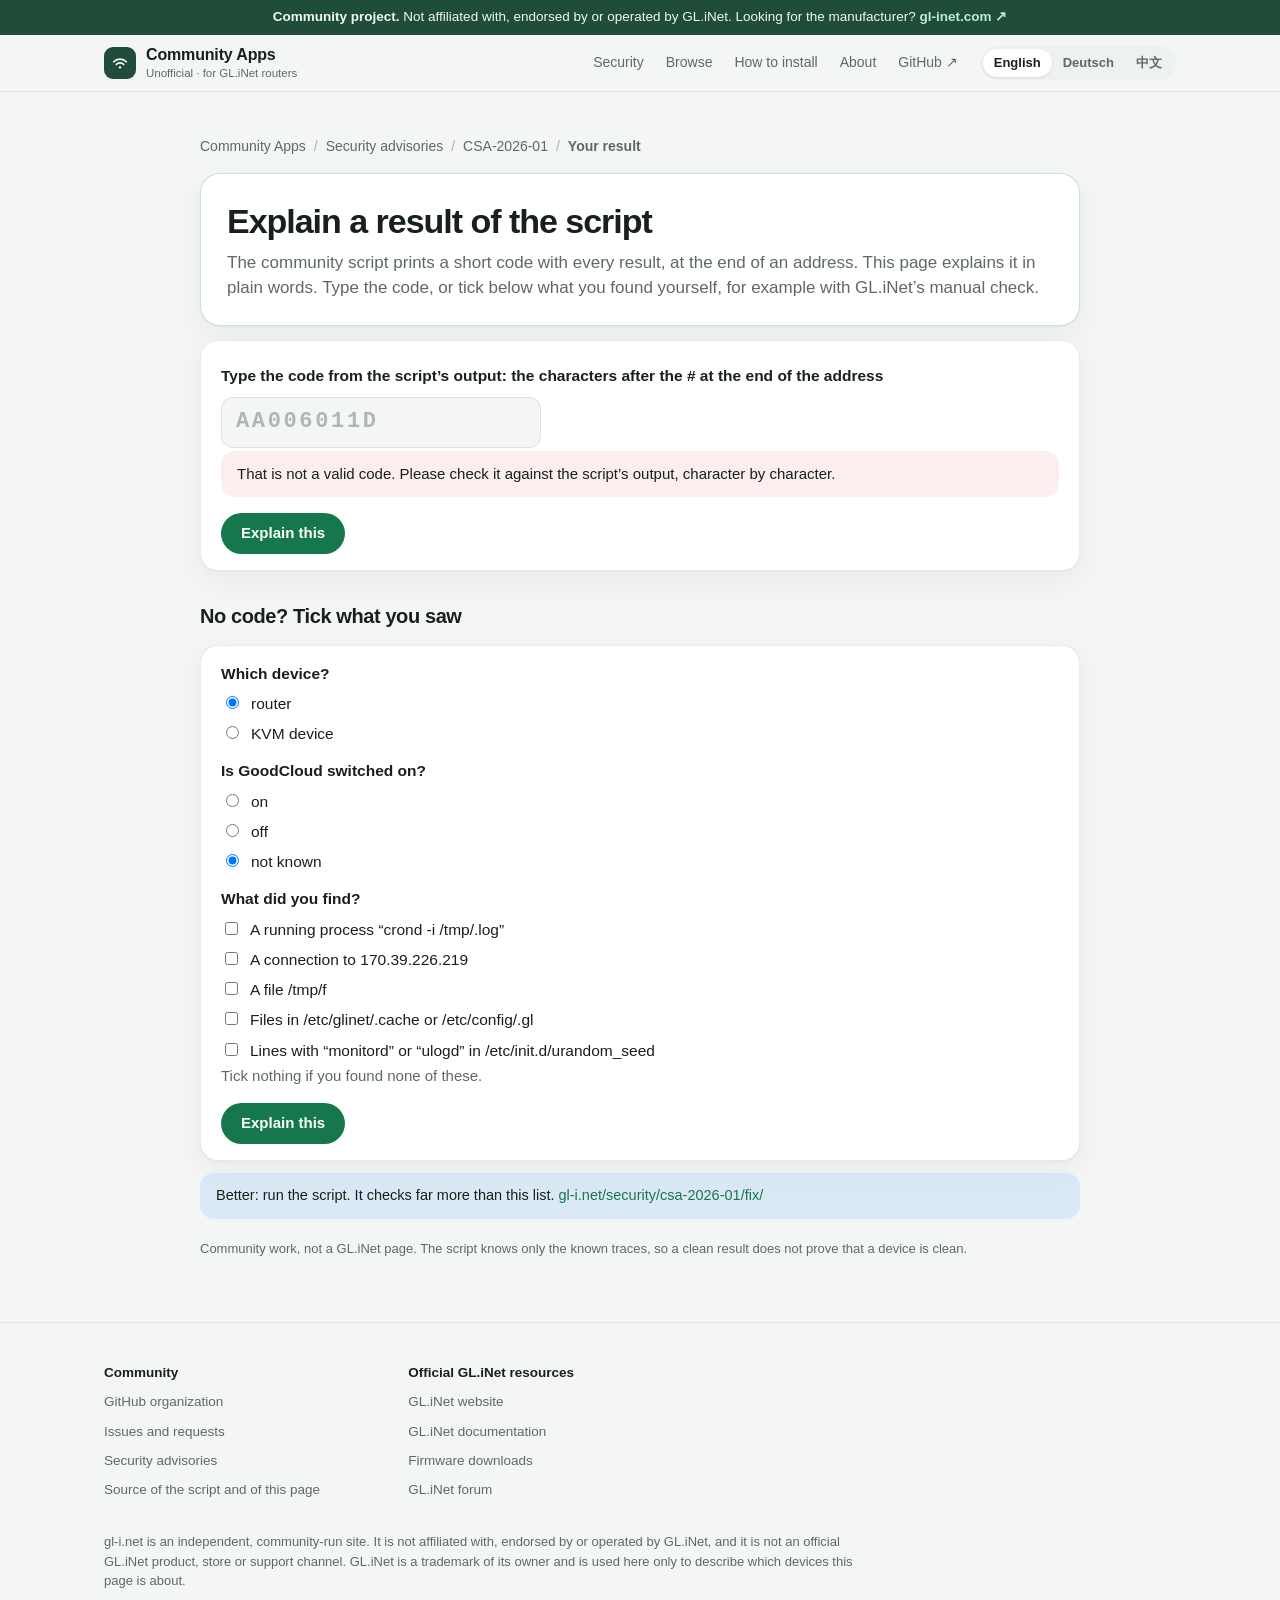
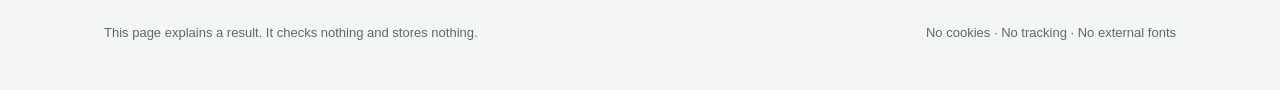
<file: worker/src/result.html>
<!doctype html>
<html lang="en">
<head>
<meta charset="utf-8">
<meta name="viewport" content="width=device-width, initial-scale=1">
<meta name="robots" content="noindex">
<meta name="referrer" content="no-referrer">
<title>CSA-2026-01: your result</title>
<style>
/* The look of gl-i.net, the community website this page belongs to: its colours, its
   disclaimer bar, navigation and footer. Copied here because this page is served by the
   worker and loads nothing from anywhere. */
:root {
  --bg: #f4f6f5; --surface: #fff; --surface-2: #edf1ef; --text: #17201c; --text-2: #5d6a64; --accent: #16774c; --accent-soft: rgba(22, 119, 76, .11);
  --brand: #1f4d3a; --border: rgba(16, 40, 30, .09); --nav-bg: rgba(244, 246, 245, .78);
  --card-shadow: 0 1px 2px rgba(10, 30, 20, .04), 0 10px 30px rgba(10, 30, 20, .05);
  --warn: #9a5b00; --warn-bar: #f5a524; --warn-bg: rgba(255, 159, 10, .13); --warn-line: rgba(154, 91, 0, .24);
  --info: #0a66c2; --info-bg: rgba(0, 122, 255, .1); --danger: #b42318; --danger-bg: rgba(217, 45, 32, .08); --danger-line: rgba(180, 35, 24, .24); --ok-line: rgba(22, 119, 76, .22);
  --bar-bg: #1f4d3a; --bar-fg: #f1f7f3; --bar-link: #b9f0d3; --term-bg: #13201a; --term-fg: #e4ede8; --on-accent: #fff;
  --font-sans: -apple-system, BlinkMacSystemFont, 'SF Pro Text', 'Segoe UI', Roboto, 'Helvetica Neue', Arial, 'PingFang SC', 'Microsoft YaHei', 'Noto Sans CJK SC', sans-serif;
  --font-mono: ui-monospace, 'SF Mono', SFMono-Regular, Menlo, Consolas, 'Liberation Mono', monospace;
}
@media (prefers-color-scheme: dark) {
  :root {
    --bg: #0a0c0b; --surface: #161a18; --surface-2: #212623; --text: #f1f4f2; --text-2: #9ba6a1; --accent: #4cc38a; --accent-soft: rgba(76, 195, 138, .14);
    --brand: #2c6b51; --border: rgba(255, 255, 255, .11); --nav-bg: rgba(10, 12, 11, .74); --card-shadow: none;
    --warn: #ffb340; --warn-bar: #e59a22; --warn-bg: rgba(255, 159, 10, .15); --warn-line: rgba(255, 179, 64, .3);
    --info: #64b5ff; --info-bg: rgba(10, 132, 255, .17); --danger: #ff8a7d; --danger-bg: rgba(255, 99, 85, .12); --danger-line: rgba(255, 120, 105, .3); --ok-line: rgba(76, 195, 138, .28);
    --bar-bg: #173d2d; --term-bg: #0c120f; --on-accent: #04140c;
    color-scheme: dark;
  }
}
*, *::before, *::after { box-sizing: border-box; }
html { scroll-padding-top: 90px; }
body { margin: 0; background: var(--bg); color: var(--text); font-family: var(--font-sans); font-size: 17px; line-height: 1.5; -webkit-font-smoothing: antialiased; }
.container { max-width: 1120px; margin: 0 auto; padding-inline: 24px; }
a { color: var(--accent); text-decoration: none; }
a:hover { text-decoration: underline; }
h1, h2, h3, h4 { margin: 0; font-weight: 700; letter-spacing: -.02em; text-wrap: balance; }
p { margin: 0; }
button { font: inherit; color: inherit; }
:focus-visible { outline: 2px solid var(--accent); outline-offset: 3px; border-radius: 4px; }
[hidden] { display: none !important; }

.disclaimer-bar { background: var(--bar-bg); color: var(--bar-fg); font-size: 13.5px; line-height: 1.4; text-align: center; padding: 8px 16px; }
.disclaimer-bar b { font-weight: 650; }
.disclaimer-bar a { color: var(--bar-link); font-weight: 600; white-space: nowrap; }

.nav { position: sticky; top: 0; z-index: 20; background: var(--nav-bg); -webkit-backdrop-filter: saturate(180%) blur(18px); backdrop-filter: saturate(180%) blur(18px); border-bottom: 1px solid var(--border); }
.nav-inner { display: flex; align-items: center; gap: 20px; height: 56px; }
.brand { display: flex; align-items: center; gap: 10px; color: var(--text); font-weight: 650; font-size: 16px; letter-spacing: -.01em; }
.brand:hover { text-decoration: none; }
.brand > span:last-child { white-space: nowrap; }
.brand small { display: block; font-size: 11.5px; font-weight: 500; color: var(--text-2); letter-spacing: 0; margin-top: -2px; }
.logo { width: 32px; height: 32px; border-radius: 9px; background: var(--brand); display: grid; place-items: center; flex: none; }
.logo svg { width: 20px; height: 20px; }
.nav-links { margin-left: auto; display: flex; align-items: center; gap: 22px; font-size: 14px; font-weight: 500; }
.nav-links a { color: var(--text-2); white-space: nowrap; }
.nav-links a:hover { color: var(--accent); text-decoration: none; }
.lang { display: inline-flex; padding: 3px; border-radius: 980px; background: var(--surface-2); }
.lang button { border: 0; background: none; font-size: 13px; font-weight: 600; color: var(--text-2); padding: 4px 11px; border-radius: 980px; cursor: pointer; white-space: nowrap; }
.lang button[aria-pressed=true] { background: var(--surface); color: var(--text); box-shadow: 0 1px 2px rgba(0, 0, 0, .1); }

.container.sa-article { max-width: 928px; padding-top: 44px; }
.crumbs { display: flex; flex-wrap: wrap; align-items: center; gap: 6px 8px; font-size: 14px; color: var(--text-2); }
.crumbs a { color: var(--text-2); } .crumbs a:hover { color: var(--accent); } .crumbs .sep { opacity: .5; } .crumbs b { font-weight: 600; }

.hero { margin-top: 16px; padding: 22px 26px 24px; border-radius: 20px; background: var(--surface); border: 1px solid var(--tone-line); box-shadow: var(--card-shadow); }
.hero[data-tone=bad] { --tone-line: var(--danger-line); --tone-bg: var(--danger-bg); --tone-fg: var(--danger); }
.hero[data-tone=warn] { --tone-line: var(--warn-line); --tone-bg: var(--warn-bg); --tone-fg: var(--warn); }
.hero[data-tone=ok] { --tone-line: var(--ok-line); --tone-bg: var(--accent-soft); --tone-fg: var(--accent); }
.eyebrow { font-size: 14px; font-weight: 600; color: var(--tone-fg, var(--text-2)); }
h1 { margin-top: 6px; font-size: clamp(26px, 3.6vw, 34px); line-height: 1.12; letter-spacing: -.03em; }
.lead { margin-top: 10px; font-size: 17px; line-height: 1.5; color: var(--text-2); }
.verdict { display: inline-block; margin-top: 12px; padding: 3px 12px; border-radius: 980px; background: var(--tone-bg); color: var(--tone-fg); font-size: 13px; font-weight: 700; letter-spacing: .02em; }
.chips { display: flex; flex-wrap: wrap; gap: 8px; margin-top: 12px; }
.chip { padding: 3px 11px; border-radius: 980px; background: var(--surface-2); font-size: 13.5px; color: var(--text-2); }
.chip b { color: var(--text); font-weight: 650; }
.note { margin-top: 12px; padding: 12px 16px; border-radius: 14px; background: var(--info-bg); font-size: 14.5px; line-height: 1.5; }
.note.warn { background: var(--warn-bg); } .note.bad { background: var(--danger-bg); }
.note b { display: block; }
.note .cmd { display: block; }
.note.fw small { display: block; margin-top: 4px; font-size: 12.5px; color: var(--text-2); }
.note.fw a { font-weight: 600; }
h2 { margin-top: 30px; font-size: 21px; }
.sub { margin-top: 6px; color: var(--text-2); font-size: 15px; }
.card { padding: 16px 20px; border-radius: 18px; background: var(--surface); border: 1px solid var(--border); box-shadow: var(--card-shadow); }
.card h3 { font-size: 16.5px; letter-spacing: -.01em; }
.card p { margin-top: 3px; font-size: 15px; line-height: 1.5; }
/* one card, one row per finding or step */
.rows { margin: 12px 0 0; padding: 0; list-style: none; }
.row { display: grid; grid-template-columns: 96px minmax(0, 1fr); gap: 4px 16px; padding: 13px 18px; }
.row + .row { border-top: 1px solid var(--border); }
.row p { color: var(--text-2); }
.row .as { margin-top: 5px; font-size: 12px; }
.side { display: flex; flex-direction: column; align-items: flex-start; gap: 3px; padding-top: 1px; }
.side small { font-size: 11.5px; line-height: 1.25; color: var(--text-2); }
.tag { display: inline-block; padding: 1px 8px; border-radius: 6px; font-size: 11.5px; font-weight: 700; letter-spacing: .04em; font-family: var(--font-mono); }
.tag.ioc { background: var(--danger-bg); color: var(--danger); } .tag.persist { background: var(--warn-bg); color: var(--warn); }
.tag.review { background: var(--info-bg); color: var(--info); } .tag.note { background: var(--surface-2); color: var(--text-2); } .tag.ok { background: var(--accent-soft); color: var(--accent); }
.legend { margin-top: 8px; display: grid; gap: 4px; font-size: 13.5px; line-height: 1.45; color: var(--text-2); }
.chip.ioc { background: var(--danger-bg); color: var(--danger); } .chip.ioc b { color: inherit; }
code { font-family: var(--font-mono); font-size: 12px; background: var(--surface-2); padding: 2px 7px; border-radius: 6px; color: var(--text); overflow-wrap: anywhere; }
.means { margin-top: 12px; }
.means p { margin: 0; font-size: 15.5px; line-height: 1.6; } .means p + p { margin-top: 8px; }
ol.steps { counter-reset: s; }
ol.steps > li { counter-increment: s; grid-template-columns: 30px minmax(0, 1fr); }
ol.steps > li::before { content: counter(s); width: 26px; height: 26px; border-radius: 50%; background: var(--accent); color: var(--on-accent); font-weight: 700; font-size: 13.5px; display: grid; place-items: center; }
.cmd { margin-top: 9px; padding: 10px 13px; border-radius: 12px; background: var(--term-bg); color: var(--term-fg); font: 12.5px/1.5 var(--font-mono); white-space: pre-wrap; overflow-wrap: anywhere; }
.help { margin-top: 12px; display: grid; grid-template-columns: repeat(auto-fit, minmax(230px, 1fr)); gap: 10px; }
.help a { display: block; padding: 13px 16px; border-radius: 18px; background: var(--surface); border: 1px solid var(--border); box-shadow: var(--card-shadow); color: var(--text-2); font-size: 14.5px; line-height: 1.5; }
.help a:hover { text-decoration: none; border-color: var(--ok-line); }
.help a b { display: block; color: var(--accent); font-size: 15.5px; font-weight: 650; }
.pick { margin-top: 14px; }
.pick fieldset { margin: 14px 0 0; padding: 0; border: 0; } .pick fieldset:first-child { margin-top: 0; }
.pick legend { padding: 0; font-weight: 650; font-size: 15.5px; }
.pick label { display: flex; gap: 9px; align-items: baseline; margin-top: 7px; font-size: 15.5px; cursor: pointer; }
.codelabel { display: block !important; font-weight: 650; }
input.code { display: block; width: 100%; max-width: 320px; margin-top: 10px; padding: 11px 14px; border: 1px solid var(--border); border-radius: 12px; background: var(--bg); color: var(--text); font: 600 22px/1.2 var(--font-mono); letter-spacing: .12em; text-transform: uppercase; }
input.code::placeholder { color: var(--text-2); opacity: .45; }
.pick + h2 { margin-top: 30px; font-size: 20px; }
.btn { margin-top: 16px; padding: 9px 20px; border: 0; border-radius: 980px; background: var(--accent); color: var(--on-accent); font-size: 15px; font-weight: 650; cursor: pointer; }
.btn.quiet { background: var(--surface-2); color: var(--text); }
.share { margin-top: 28px; display: flex; flex-wrap: wrap; gap: 10px 14px; align-items: center; font-size: 14px; color: var(--text-2); }
.share .btn { margin: 0; padding: 6px 14px; font-size: 14px; }
.fine { margin-top: 20px; font-size: 13px; color: var(--text-2); }

.footer { margin-top: 64px; border-top: 1px solid var(--border); }
.footer-inner { padding-block: 40px 48px; display: flex; flex-direction: column; gap: 32px; }
.cols { display: flex; flex-wrap: wrap; gap: 32px 88px; }
.col { display: flex; flex-direction: column; gap: 9px; font-size: 13.5px; }
.col h4 { font-size: 13.5px; font-weight: 600; letter-spacing: 0; }
.col a { color: var(--text-2); } .col a:hover { color: var(--accent); }
.disclaimer { font-size: 13px; color: var(--text-2); max-width: 760px; }
.bottom { display: flex; flex-wrap: wrap; gap: 8px 24px; justify-content: space-between; font-size: 13px; color: var(--text-2); }

@media (max-width: 900px) { .nav-links a:not(.keep) { display: none; } }
@media (max-width: 700px) {
  .container { padding-inline: 16px; }
  .container.sa-article { padding-top: 28px; }
  .brand small { display: none; }
  .nav-inner { gap: 10px; } .nav-links { gap: 12px; }
  .lang button { padding: 4px 8px; }
  .hero { padding: 20px 18px 22px; }
  .row { grid-template-columns: 78px minmax(0, 1fr); gap: 4px 12px; padding: 12px 14px; }
  ol.steps > li { grid-template-columns: 28px minmax(0, 1fr); }
  h2 { margin-top: 26px; font-size: 20px; }
}
@media (max-width: 420px) { .nav-links a { display: none; } }
</style>
</head>
<body>
<p class="disclaimer-bar"><b data-t="bar0">Community project.</b> <span data-t="bar1">Not affiliated with, endorsed by or operated by GL.iNet. Looking for the manufacturer?</span> <a href="https://www.gl-inet.com">gl-inet.com ↗</a></p>
<nav class="nav" aria-label="Main"><div class="container nav-inner">
  <a class="brand" href="https://gl-i.net/"><span class="logo"><svg viewBox="0 0 24 24" fill="none" stroke="#fff" stroke-width="2" stroke-linecap="round" aria-hidden="true"><path d="M4.5 10.5a10.6 10.6 0 0 1 15 0"/><path d="M7.6 13.6a6.2 6.2 0 0 1 8.8 0"/><circle cx="12" cy="17.2" r="1.4" fill="#fff" stroke="none"/></svg></span><span>Community Apps<small data-t="brand">Unofficial · for GL.iNet routers</small></span></a>
  <div class="nav-links">
    <a class="keep" href="https://gl-i.net/security/csa-2026-01/" data-t="nav0">Security</a><a href="https://gl-i.net/#browse" data-t="nav1">Browse</a><a href="https://gl-i.net/#install" data-t="nav2">How to install</a><a href="https://gl-i.net/#about" data-t="nav3">About</a><a href="https://github.com/GLiNet-Community-Scripts">GitHub ↗</a>
    <div class="lang" role="group" aria-label="Language"><button type="button" data-lang="en">English</button><button type="button" data-lang="de">Deutsch</button><button type="button" data-lang="zh">中文</button></div>
  </div>
</div></nav>

<main id="page" class="container sa-article"><noscript>This page explains the result of the community script for CSA-2026-01. It needs JavaScript to read the codes in its address. The advisory is at https://gl-i.net/security/csa-2026-01/</noscript></main>

<footer class="footer"><div class="container footer-inner">
  <div class="cols">
    <nav class="col" aria-label="Community">
      <h4 data-t="f0">Community</h4>
      <a href="https://github.com/GLiNet-Community-Scripts" data-t="f1">GitHub organization</a>
      <a href="https://github.com/GLiNet-Community-Scripts/Issues/issues" data-t="f2">Issues and requests</a>
      <a href="https://gl-i.net/security/" data-t="f3">Security advisories</a>
      <a href="https://github.com/admonstrator/glinet-csa-2026-01" data-t="f4">Source of the script and of this page</a>
    </nav>
    <nav class="col" aria-label="Official GL.iNet resources">
      <h4 data-t="f5">Official GL.iNet resources</h4>
      <a href="https://www.gl-inet.com" data-t="f6">GL.iNet website</a>
      <a href="https://docs.gl-inet.com" data-t="f7">GL.iNet documentation</a>
      <a href="https://dl.gl-inet.com" data-t="f8">Firmware downloads</a>
      <a href="https://forum.gl-inet.com" data-t="f9">GL.iNet forum</a>
    </nav>
  </div>
  <p class="disclaimer" data-t="f10">gl-i.net is an independent, community-run site. It is not affiliated with, endorsed by or operated by GL.iNet, and it is not an official GL.iNet product, store or support channel. GL.iNet is a trademark of its owner and is used here only to describe which devices this page is about.</p>
  <div class="bottom"><p data-t="f11">This page explains a result. It checks nothing and stores nothing.</p><p data-t="f12">No cookies · No tracking · No external fonts</p></div>
</div></footer>

<script>
// The version of the script that is served right now; the worker puts it in. Empty when
// it is not known, and then nothing is said about old versions.
const CURRENT = '__CURRENT_VERSION__'.replace(/^__.*__$/, '');
// The newest firmware per model, from firmware.gl-i.net; the worker puts it in. null when
// it has none: then nothing is said about firmware.
const FIRMWARE = /*FIRMWARE*/null;
const ADVISORY = 'https://gl-i.net/security/csa-2026-01/', GUIDE = 'https://gl-i.net/security/csa-2026-01/fix/', FORUM = 'https://forum.gl-inet.com/t/2026-11-20-gl-inet-security-notice-goodcloud-kvm-routers/73056';
const GC_OFF = "/etc/init.d/gl-cloud stop; uci set 'gl-cloud.@cloud[0].enable=0'; uci commit gl-cloud; /etc/init.d/gl-cloud disable";

// Codes in the address and the names the script prints for them. The script holds the
// same table (RESULT_CODES); a test compares the two.
const NAMES = {
  mk: 'IOC  marker', ah: 'IOC  applet-hijack', pr: 'IOC  persist-ref', kr: 'IOC  keep-ref', cr: 'IOC  cron-ref', sk: 'IOC  ssh-key', rt: 'IOC  rtty-server',
  pq: 'IOC  process  (crond -i /tmp/.log)', pi: 'IOC  process', ps: 'IOC  process  (remote shell)', pp: 'IOC  pipe  /tmp/f', cs: 'IOC  connection', cm: 'IOC  connection',
  fw: 'IOC  fw-rule', cc: 'IOC  cloud-command  /etc/mp_ip_mapping_info', it: 'IOC  installer-trace',
  bi: 'IOC  backdoor-init', bf: 'IOC  backdoor-file', bk: 'IOC  backdoor-keep', bh: 'IOC  backdoor-host', bp: 'IOC  backdoor-proc',
  pe: 'PERSIST  persistence', vc: 'INFO  vendor-cleanup', none: 'Summary: IOC=0', rs: 'Running since …', rv: 'REVIEW  …',
  // not a kind in the code: the field for review says it (2)
  lb: 'IOC  lookup-bad',
};
const MALWARE = ['mk', 'ah', 'pr', 'kr', 'cr', 'sk', 'rt', 'pq', 'pi', 'cm'], SHELL = ['ps', 'pp', 'cs'];
// which steps go with which result; "gc" stands for the GoodCloud step that fits the setting
const PLAN = {
  // saving the evidence comes first wherever something was found: a restart, a reset and
  // even a clean-up wipe traces, and nothing else here is that urgent
  router: { c: ['gc', 'update', 'keys', 'again'], cr: ['gc', 'update', 'keys', 'sure', 'again'], a: ['archive', 'gc', 'reflash', 'creds', 'clients'], i: ['archive', 'gc', 'reflash', 'creds', 'clients'], s: ['archive', 'gc', 'reflash', 'creds', 'clients'], m: ['archive', 'gc', 'reflash', 'creds', 'clients'], b: ['archive', 'offline', 'reflash', 'credsold', 'clients'] },
  kvm: { c: ['gc', 'kvmupdate', 'keys', 'again'], cr: ['gc', 'kvmupdate', 'keys', 'sure', 'again'], a: ['archive', 'gc', 'kvmfw', 'creds', 'kvmhost'], i: ['archive', 'gc', 'kvmfw', 'creds', 'kvmhost'], s: ['archive', 'gc', 'kvmfw', 'creds', 'kvmhost'], m: ['archive', 'gc', 'kvmfw', 'creds', 'kvmhost'], b: ['archive', 'offline', 'kvmfw', 'credsold', 'kvmhost'] },
};
const TONE = { c: 'ok', cr: 'ok', a: 'bad', i: 'bad', s: 'bad', m: 'bad', b: 'bad', l: 'bad' };

// Every text of the page, per language. {dev} is "router", "KVM device" or "device".
const T = {
  en: {
    title: 'CSA-2026-01: your result',
    chrome: { bar0: 'Community project.', bar1: 'Not affiliated with, endorsed by or operated by GL.iNet. Looking for the manufacturer?', brand: 'Unofficial · for GL.iNet routers', nav0: 'Security', nav1: 'Browse', nav2: 'How to install', nav3: 'About',
      f0: 'Community', f1: 'GitHub organization', f2: 'Issues and requests', f3: 'Security advisories', f4: 'Source of the script and of this page', f5: 'Official GL.iNet resources', f6: 'GL.iNet website', f7: 'GL.iNet documentation', f8: 'Firmware downloads', f9: 'GL.iNet forum',
      f10: 'gl-i.net is an independent, community-run site. It is not affiliated with, endorsed by or operated by GL.iNet, and it is not an official GL.iNet product, store or support channel. GL.iNet is a trademark of its owner and is used here only to describe which devices this page is about.',
      f11: 'This page explains a result. It checks nothing and stores nothing.', f12: 'No cookies · No tracking · No external fonts' },
    crumbs: ['Security advisories', 'CSA-2026-01', 'Your result'],
    eyebrow: 'Your result · community script {v} · {dev}', eyebrowHand: 'What you ticked · {dev}',
    dev: { r: 'router', k: 'KVM device', u: 'device' },
    note: 'This page only explains. It has not checked your device and has learned nothing about it: the code in the address stands for the result, and with the longer code for the model and its firmware version. Your browser does not send that part of the address.',
    old: 'This result is from script version {v}. The current version is {cur} and finds more. Run the script again before you rely on this.',
    oldUpdate: 'To get the current version, run:',
    oldGet: 'To get the current version, download the script again:',
    gc: { 1: 'on', 0: 'off', x: 'not known' }, gcLabel: 'GoodCloud',
    rs: { 1: 'Restarted since the attack', 0: 'Not restarted since the attack' },
    types: { ioc: ['IOC', 'known trace'], persist: ['PERSIST', 'changed'], review: ['REVIEW', 'to look at'], note: ['NOTE', 'good to know'], ok: ['OK', 'nothing'] },
    legend: { ioc: 'means “indicator of compromise”: a known sign that an attacker was at work. One is enough to treat the device as hit.', persist: 'a file that runs at every start is not the firmware’s own. Often your doing; no sign of an attack by itself.', review: 'a change the script cannot place. Almost always your own.' },
    fw: { newTitle: 'Newer firmware for your {model}: {ver}', okTitle: 'Firmware {cur} on your {model}',
      newText: 'This device runs {cur}. The newest release for the model is {ver}, from {date}.', okText: 'That is the newest release for this model.', aheadText: 'That is newer than the newest release listed, {ver}.',
      test: 'It is a test build.', beta: 'A newer test version exists: {ver}, a beta from {date}. Test versions can have faults.',
      unknown: 'Whether it closes the hole is for GL.iNet to say. In the anonymous reports, no router on firmware 4.11 shows traces.',
      link: 'All firmware for the {model} →', asof: 'From the list of firmware.gl-i.net, as of {asof}. A build that came out since is not in it.' },
    hFound: 'What the script found', hMeans: 'What that means', hDo: 'Do this now', hHelp: 'If you are unsure',
    as: 'In the script’s output:',
    fix2: ['The script removed what it found.', 'That takes away the known traces, nothing more. The device was in someone else’s hands, so the steps below still apply.'],
    fix3: ['The script could not remove everything it found.', 'Do not rely on the clean-up. Follow the steps below; the reinstall does what the script could not.'],
    also: ['Also on this {dev}: an older backdoor', 'It is not part of the attack of November 20 and may have been there for months. The script does not remove it. Install the firmware again without keeping settings. Do not restore a backup taken from this device. Take it off the internet until then.'],
    help: [['Ask in the forum', 'Post this page’s address there. It holds nothing that identifies you or your device.'], ['Read the advisory', 'What is known about the attack, and what is not.'], ['How to run the script', 'The options, and how to read the full output.']],
    share: 'This address can be passed on: it holds the result, nothing about you.', copy: 'Copy the address', copied: 'Copied',
    fine: 'Community work, not a GL.iNet page. The script knows only the known traces, so a clean result does not prove that a device is clean.',
    pickTitle: 'Explain a result of the script', pickLead: 'The community script prints a short code with every result, at the end of an address. This page explains it in plain words. Type the code, or tick below what you found yourself, for example with GL.iNet’s manual check.',
    pickDev: 'Which device?', pickGc: 'Is GoodCloud switched on?', pickWhat: 'What did you find?', pickGo: 'Explain this',
    pickItems: { pq: 'A running process “crond -i /tmp/.log”', cs: 'A connection to 170.39.226.219', pp: 'A file /tmp/f', mk: 'Files in /etc/glinet/.cache or /etc/config/.gl', bi: 'Lines with “monitord” or “ulogd” in /etc/init.d/urandom_seed' },
    pickCode: 'Type the code from the script’s output: the characters after the # at the end of the address', pickBad: 'That is not a valid code. Please check it against the script’s output, character by character.', pickOr: 'No code? Tick what you saw', rvSome: 'Other changes to look at',
    pickNone: 'Tick nothing if you found none of these.', pickRun: 'Better: run the script. It checks far more than this list.',
    results: {
      c: ['NOTHING FOUND', 'Nothing known was found on this {dev}', 'The script found none of the traces it knows. That is good news, but not proof: it can only find what is known so far.',
        ['None of the known traces is on the {dev}: no malware files, no remote access, no sign that a command from the attacker ran.', 'The {dev} was not restarted since the attacks began, so traces in memory would still be there. That makes this result more reliable than one taken after a restart.']],
      cr: ['NOTHING FOUND', 'Nothing known was found on this {dev}', 'The script found none of the traces it knows. But the {dev} was restarted since the attacks began, so the result says little about the time before.',
        ['None of the known traces is on the {dev} now: no malware files, no remote access, no sign that a command from the attacker ran.', 'A restart wipes what the attack leaves in memory. If GoodCloud was on between November 19 and 21, the {dev} may have been reached and show nothing today.']],
      a: ['ATTACKED', 'A command from the attacker ran on this {dev}', 'The script found no malware and no open remote access. But the command ran with full rights. So treat the {dev} as a device that someone else had control of.',
        ['Someone sent your {dev} a crafted command through GL.iNet’s cloud service, and the {dev} carried it out with full rights.', 'Nobody can tell any more what the command did. One such command was recovered: it only looked around and reported back. Others opened a remote access for the attacker. Either way the command could read every password and key on the {dev}.']],
      i: ['ATTACKED', 'The malware’s installer was at work on this {dev}', 'The malware’s files are gone. A firmware update or the attacker may have removed them. Treat the {dev} as a device that was infected.',
        ['The installer of gl-helper leaves a small change behind. Here it dates from the attack. So the malware was on this {dev}, even though it is gone now.', 'While it was there it had full control. It could read every password and key on the {dev} and reach whatever the {dev} is connected to.']],
      s: ['COMPROMISED', 'The attacker had remote access to this {dev}', 'On November 20 the attacker opened a remote access to your {dev}. Through it he could type commands from outside, with full rights.',
        ['A command came in through GL.iNet’s cloud service. After it, your {dev} connected to the attacker’s server and took commands from there.', 'Nobody can tell what was typed. Everything stored on the {dev} counts as read: passwords, VPN profiles, keys. Devices in your network could be reached from it.']],
      m: ['INFECTED', 'The gl-helper malware is on this {dev}', 'The script found the malware from GL.iNet’s security notice. It starts again after every restart and gives the attacker full control of the {dev}.',
        ['The malware came onto the device through GL.iNet’s cloud service. It keeps itself running, hides its connections and fetches commands from the attacker’s servers.', 'Everything stored on the {dev} counts as read, and whatever is connected to it could be reached.']],
      b: ['INFECTED', 'An older backdoor is on this {dev}', 'This is not the attack of November 20. Forum users found this hidden program while they looked for traces of that attack. It may have been on the {dev} for months.',
        ['A hidden program starts with the {dev}, reports to a server and fetches a second program that runs only in memory. That one gives whoever runs the server full control of the {dev}.', 'Nobody knows how it got there. It may have been there for a long time. So everything the {dev} ever held counts as copied.']],
      l: ['INFECTED', 'Known malware is on this {dev}', 'The script listed a file for review, and its fingerprint is on the community’s list of known malware. Treat the {dev} as infected, even if the script found nothing else.',
        ['The community has found this exact file to be malware. The script itself does not know the file, so --fix does not remove it.', 'Whoever put it there may have had full control. Everything stored on the {dev} counts as read, and whatever is connected to it could be reached.']],
    },
    kinds: {
      mk: ['Files of the gl-helper malware', 'The malware’s files lie in a hidden folder on the device. The folder survives restarts, and updates that keep the settings.'],
      ah: ['A system tool was replaced', 'The malware swaps a tool of the device for its own, so that looking at the network connections starts the malware and hides its traffic.'],
      pr: ['An autostart entry starts the malware', 'A file that runs at every start of the device calls the malware. That is how it comes back after a restart.'],
      kr: ['The malware is set to survive a firmware update', 'Its files are on the list of things a firmware update keeps.'],
      cr: ['A timer entry starts the malware', 'The device’s schedule holds a line that starts the malware again and again.'],
      sk: ['An SSH key the malware added', 'With this key the attacker can log in to the device without a password.'],
      rt: ['The remote terminal service points to the attacker', 'Through this service GoodCloud normally opens a terminal on the device. Here it is set to the attacker’s server.'],
      pq: ['The malware is running', 'A process that calls itself “crond -i /tmp/.log” is running. That is the sign GL.iNet’s own notice names.'],
      pi: ['A program of the malware is running', 'One of the malware’s programs is active on the device right now.'],
      ps: ['A remote access for the attacker is open right now', 'A program on the device is connected to the attacker’s server and waits for commands. It stays until the device restarts.'],
      pp: ['A remote access was open since the last restart', 'The remote access leaves a small helper file in memory. It is there, so the access ran at some point since the device last started.'],
      cs: ['A connection to the attacker’s server', 'The device is connected to the server the remote accesses went to, or is trying to connect.'],
      cm: ['A connection to a server of the malware', 'The device is connected to one of the servers the malware fetches its files and commands from.'],
      fw: ['A firewall rule the command left behind', 'The command leaves one odd rule in the firewall. The rule does no harm by itself, but it is only there when the command ran. It is gone after a restart.'],
      cc: ['A trace that the command ran', 'When the cloud service handles such a command, it writes a small file. On your device the file is empty and dates from the attack. AstroWarp could write such a file too, but it is off here. The file survives a restart.'],
      it: ['The installer left its mark', 'The malware’s installer creates one particular link on the device. This one dates from the attack.'],
      bi: ['A start-up file was changed to start the backdoor', 'A file of the firmware runs at every start. It has extra lines, and they start the hidden program.'],
      bf: ['The backdoor’s files', 'The hidden loader is on the device. Its name looks like that of a normal system program.'],
      bk: ['The backdoor is set to survive a firmware update', 'Its files are on the list of things a firmware update keeps. An update that keeps the settings does not remove it.'],
      bh: ['A server of the backdoor is named in the configuration', 'A configuration file names one of the servers the backdoor reports to.'],
      bp: ['The backdoor is running', 'Its programs are active on the device right now.'],
      pe: ['Your autostart files differ from the firmware’s', 'The files that run at every start are no longer the firmware’s. That is common and usually your own doing. It is no trace by itself.'],
      vc: ['This firmware cleaned up at its first start', 'GL.iNet’s fixed firmware deletes known traces of the malware when it starts for the first time. So this result does not show what was on the device before the update.'],
      none: ['No known trace', 'The script looked at files, autostart entries, running programs, the firewall and open connections. It compared them with everything known about this attack and the older backdoor.'],
      rs: ['The device was restarted since November 19', 'A remote access and what it leaves in memory are gone after a restart. The script can only see what is still there.'],
      rv: ['{n} other changes to look at', 'The script lists everything that differs from the firmware and that it cannot place. Almost always these are your own settings and installed programs. They are not traces of the attack.'],
      lb: ['A file the community knows as malware', 'The script listed this file for review, and its fingerprint is on the community’s list of known malware. --fix does not remove it: it removes only the traces it knows itself. Treat the device as infected and install the firmware again without keeping settings.'],
    },
    steps: {
      gcoff: ['Switch GoodCloud and AstroWarp off now', 'The attack came in through GoodCloud, and the fault is still in the firmware of most devices. Switch GoodCloud off in the admin panel, or type this on the router:', GC_OFF],
      gcoffk: ['Switch the cloud service off now', 'The attack came in through GL.iNet’s cloud service. Switch it off in the KVM’s web interface; a user found the switch under “More Settings”.'],
      gckeep: ['Leave GoodCloud switched off', 'Keep GoodCloud off until GL.iNet’s fixed firmware is installed. Look again after every firmware update: an update can switch it back on.'],
      gcx: ['Make sure GoodCloud and AstroWarp are off', 'The script could not read whether GoodCloud is on. Look at the GoodCloud switch in the admin panel and switch it off until fixed firmware is installed.'],
      archive: ['First, save the evidence', 'Do this first, and do not restart the device before it. A restart or a reset wipes traces; some exist only in memory. Run the script once more with --archive and copy the file it names off the device.', 'sh gl-helper-triage.sh --archive'],
      reflash: ['Install the firmware again, without keeping settings', 'Download the firmware for your model from GL.iNet and install it from that file, with “keep settings” switched off. An update that keeps settings is not enough. Prefer this to a factory reset: a reset keeps the firmware image installed on the router, and on at least one model root can write to that image. Set the router up by hand afterward and do not restore a backup taken from it.'],
      kvmfw: ['Install GL.iNet’s security firmware without keeping settings', 'Install 1.10.3 or later (1.8.7 or later for the RMQ1) and uncheck “Save current configuration”, or reset the KVM to factory settings afterward. If the settings stay, so do the password, the SSH keys and whatever the attacker may have added. On a GL-RM10, check the full version: the security firmware reports V1.10.3 release1, and a V1.10.3 release8 does not remove the malware.'],
      creds: ['Change every password and key the device knew', 'The admin password, the Wi-Fi password, your GoodCloud account, VPN profiles and SSH keys. Create new VPN profiles with your provider; the old ones count as copied.'],
      credsold: ['Change every password and key the device ever held', 'The backdoor may have been there for months. The admin password, Wi-Fi, your GoodCloud account, VPN profiles, SSH keys and DDNS logins all count as copied.'],
      clients: ['Look at the devices behind the router', 'Computers and other devices that used this router could be reached from it. Check them for unknown programs and accounts, the important ones first.'],
      kvmhost: ['Check the computer connected to the KVM', 'A KVM can see the screen and type on the keyboard of the computer it is connected to. Look there for unknown software, accounts and autostart entries.'],
      offline: ['Take the device off the internet until it is reflashed', 'The backdoor’s second program runs in memory and takes commands from outside. If you cannot unplug it, block these names in your network: adguardns.com, adguardns.org, adsanalypro.com, lede-openproject.org, adxinsight.com, openwrt-project.org.'],
      update: ['Install GL.iNet’s security firmware', 'GL.iNet has been releasing it model by model since November 22 and says it closes the hole the attack came through. It also deletes known traces at its first start. So save your evidence before you install it, and check again afterward.'],
      kvmupdate: ['Install GL.iNet’s security firmware', 'GL.iNet released it on November 22: 1.10.3, or 1.8.7 for the RMQ1. On a GL-RM10, check the full version: the security firmware reports V1.10.3 release1, and a V1.10.3 release8 does not remove the malware. Save your evidence before you install it, and check again afterward.'],
      keys: ['Give it a new admin password and new keys', 'If the device was ever connected to GoodCloud, change its admin password and its VPN and SSH keys after the update, even with this result. GL.iNet advises this as a precaution: a clean result cannot show what was copied before.'],
      again: ['Run the script again in a few days', 'It changes several times a day as the community learns more. A device an early version called clean may not be.'],
      sure: ['If GoodCloud was on during the attack, consider a reinstall anyway', 'The script found nothing. But after a restart nothing can be ruled out. The firmware installed again without keeping settings, and new passwords, are the safe choice.'],
    },
  },
  de: {
    title: 'CSA-2026-01: dein Ergebnis',
    chrome: { bar0: 'Community-Projekt.', bar1: 'Nicht mit GL.iNet verbunden, nicht von GL.iNet unterstützt oder betrieben. Suchst du den Hersteller?', brand: 'Inoffiziell · für GL.iNet-Router', nav0: 'Sicherheit', nav1: 'Stöbern', nav2: 'So installierst du', nav3: 'Über uns',
      f0: 'Community', f1: 'GitHub-Organisation', f2: 'Fehler und Wünsche', f3: 'Sicherheitshinweise', f4: 'Quelltext des Skripts und dieser Seite', f5: 'Offizielle Seiten von GL.iNet', f6: 'Website von GL.iNet', f7: 'Dokumentation von GL.iNet', f8: 'Firmware-Downloads', f9: 'Forum von GL.iNet',
      f10: 'gl-i.net ist eine unabhängige, von der Community betriebene Seite. Sie ist nicht mit GL.iNet verbunden, wird nicht von GL.iNet unterstützt oder betrieben und ist kein offizielles Produkt, kein Shop und kein Support-Kanal von GL.iNet. GL.iNet ist eine Marke ihres Inhabers und wird hier nur verwendet, um zu beschreiben, um welche Geräte es auf dieser Seite geht.',
      f11: 'Diese Seite erklärt ein Ergebnis. Sie prüft nichts und speichert nichts.', f12: 'Keine Cookies · Kein Tracking · Keine externen Schriften' },
    crumbs: ['Sicherheitshinweise', 'CSA-2026-01', 'Dein Ergebnis'],
    eyebrow: 'Dein Ergebnis · Community-Skript {v} · {dev}', eyebrowHand: 'Was du angekreuzt hast · {dev}',
    // German needs the article with the word: "der Router" but "das Gerät"
    dev: { r: { dev: 'Router', nom: 'der Router', Nom: 'Der Router', acc: 'den Router', dies: 'diesen Router' }, k: { dev: 'KVM-Gerät', nom: 'das KVM-Gerät', Nom: 'Das KVM-Gerät', acc: 'das KVM-Gerät', dies: 'dieses KVM-Gerät' }, u: { dev: 'Gerät', nom: 'das Gerät', Nom: 'Das Gerät', acc: 'das Gerät', dies: 'dieses Gerät' } },
    note: 'Diese Seite erklärt nur. Sie hat dein Gerät nicht geprüft und nichts von ihm erfahren: Der Code in der Adresse steht für das Ergebnis, beim längeren Code auch für das Modell und seine Firmware-Version. Dein Browser schickt diesen Teil der Adresse nicht mit.',
    old: 'Dieses Ergebnis stammt von Skriptversion {v}. Aktuell ist {cur}, und sie findet mehr. Lass das Skript noch einmal laufen, bevor du dich darauf verlässt.',
    oldUpdate: 'So holst du die aktuelle Fassung:',
    oldGet: 'Die aktuelle Fassung bekommst du, indem du das Skript neu herunterlädst:',
    gc: { 1: 'an', 0: 'aus', x: 'nicht bekannt' }, gcLabel: 'GoodCloud',
    rs: { 1: 'Seit dem Angriff neu gestartet', 0: 'Seit dem Angriff nicht neu gestartet' },
    types: { ioc: ['IOC', 'bekannte Spur'], persist: ['PERSIST', 'geändert'], review: ['REVIEW', 'zum Ansehen'], note: ['HINWEIS', 'gut zu wissen'], ok: ['OK', 'nichts'] },
    legend: { ioc: 'heißt „Indicator of Compromise“: ein bekanntes Zeichen dafür, dass ein Angreifer am Werk war. Eines reicht, um das Gerät als getroffen zu behandeln.', persist: 'eine Datei, die bei jedem Start läuft, ist nicht die der Firmware. Oft deine eigene Änderung; allein kein Zeichen für einen Angriff.', review: 'eine Änderung, die das Skript nicht einordnen kann. Fast immer deine eigene.' },
    fw: { newTitle: 'Neuere Firmware für deinen {model}: {ver}', okTitle: 'Firmware {cur} auf deinem {model}',
      newText: 'Auf dem Gerät läuft {cur}. Das neueste Release für das Modell ist {ver}, vom {date}.', okText: 'Das ist das neueste Release für dieses Modell.', aheadText: 'Das ist neuer als das neueste gelistete Release, {ver}.',
      test: 'Es ist eine Testversion.', beta: 'Es gibt eine neuere Testversion: {ver}, eine Beta vom {date}. Testversionen können Fehler haben.',
      unknown: 'Ob sie die Lücke schließt, muss GL.iNet sagen. In den anonymen Berichten zeigt kein Router mit Firmware 4.11 Spuren.',
      link: 'Alle Firmware für den {model} →', asof: 'Aus der Liste von firmware.gl-i.net, Stand {asof}. Was seitdem erschienen ist, steht nicht darin.' },
    hFound: 'Was das Skript gefunden hat', hMeans: 'Was das bedeutet', hDo: 'Das solltest du jetzt tun', hHelp: 'Wenn du unsicher bist',
    as: 'In der Ausgabe des Skripts:',
    fix2: ['Das Skript hat entfernt, was es gefunden hat.', 'Damit sind die bekannten Spuren weg, mehr nicht. Das Gerät war in fremder Hand, deshalb gelten die Schritte unten weiterhin.'],
    fix3: ['Das Skript konnte nicht alles entfernen, was es gefunden hat.', 'Verlass dich nicht auf die Bereinigung. Folge den Schritten unten; die Neuinstallation erledigt, was das Skript nicht konnte.'],
    also: ['Außerdem auf diesem {dev}: eine ältere Hintertür', 'Sie gehört nicht zum Angriff vom 20. November und kann seit Monaten dort sein. Das Skript entfernt sie nicht. Installiere die Firmware neu, ohne die Einstellungen zu behalten. Spiele keine Sicherung von diesem Gerät ein. Nimm es bis dahin vom Internet.'],
    help: [['Im Forum fragen', 'Poste dort die Adresse dieser Seite. Sie enthält nichts, was dich oder dein Gerät erkennbar macht.'], ['Den Sicherheitshinweis lesen', 'Was über den Angriff bekannt ist und was nicht.'], ['So benutzt du das Skript', 'Die Optionen, und wie man die volle Ausgabe liest.']],
    share: 'Diese Adresse kannst du weitergeben: Sie enthält das Ergebnis, nichts über dich.', copy: 'Adresse kopieren', copied: 'Kopiert',
    fine: 'Arbeit der Community, keine Seite von GL.iNet. Das Skript kennt nur die bekannten Spuren; ein sauberes Ergebnis beweist deshalb nicht, dass ein Gerät sauber ist.',
    pickTitle: 'Ein Ergebnis des Skripts erklären', pickLead: 'Das Community-Skript gibt zu jedem Ergebnis einen kurzen Code aus. Er steht am Ende einer Adresse. Diese Seite erklärt ihn in einfachen Worten. Gib den Code ein oder kreuze unten an, was du selbst gefunden hast, zum Beispiel mit der Handprüfung von GL.iNet.',
    pickDev: 'Welches Gerät?', pickGc: 'Ist GoodCloud eingeschaltet?', pickWhat: 'Was hast du gefunden?', pickGo: 'Erklären',
    pickItems: { pq: 'Ein laufender Prozess „crond -i /tmp/.log“', cs: 'Eine Verbindung zu 170.39.226.219', pp: 'Eine Datei /tmp/f', mk: 'Dateien in /etc/glinet/.cache oder /etc/config/.gl', bi: 'Zeilen mit „monitord“ oder „ulogd“ in /etc/init.d/urandom_seed' },
    pickCode: 'Gib den Code aus der Ausgabe des Skripts ein: die Zeichen nach dem # am Ende der Adresse', pickBad: 'Das ist kein gültiger Code. Bitte vergleiche ihn Zeichen für Zeichen mit der Ausgabe des Skripts.', pickOr: 'Kein Code? Kreuze an, was du gesehen hast', rvSome: 'Weitere Änderungen zum Ansehen',
    pickNone: 'Kreuze nichts an, wenn du nichts davon gefunden hast.', pickRun: 'Besser: Lass das Skript laufen. Es prüft weit mehr als diese Liste.',
    results: {
      c: ['NICHTS GEFUNDEN', 'Auf diesem {dev} wurde nichts Bekanntes gefunden', 'Das Skript hat keine der Spuren gefunden, die es kennt. Das ist eine gute Nachricht, aber kein Beweis: Es findet nur, was bisher bekannt ist.',
        ['Keine der bekannten Spuren ist auf dem {dev}: keine Schadsoftware, kein Fernzugang, kein Zeichen dafür, dass ein Befehl des Angreifers lief.', '{Nom} wurde seit Beginn der Angriffe nicht neu gestartet. Spuren im Arbeitsspeicher wären also noch da. Das macht dieses Ergebnis verlässlicher als eines nach einem Neustart.']],
      cr: ['NICHTS GEFUNDEN', 'Auf diesem {dev} wurde nichts Bekanntes gefunden', 'Das Skript hat keine der Spuren gefunden, die es kennt. {Nom} wurde aber seit Beginn der Angriffe neu gestartet. Über die Zeit davor sagt das Ergebnis deshalb wenig.',
        ['Keine der bekannten Spuren ist jetzt auf dem {dev}: keine Schadsoftware, kein Fernzugang, kein Zeichen dafür, dass ein Befehl des Angreifers lief.', 'Ein Neustart löscht, was der Angriff im Arbeitsspeicher hinterlässt. War GoodCloud zwischen dem 19. und 21. November an, kann {nom} erreicht worden sein und heute nichts zeigen.']],
      a: ['ANGEGRIFFEN', 'Auf diesem {dev} lief ein Befehl des Angreifers', 'Das Skript hat keine Schadsoftware und keinen offenen Fernzugang gefunden. Der Befehl lief aber mit vollen Rechten. Behandle {acc} deshalb wie ein Gerät, das jemand anderes in der Hand hatte.',
        ['Jemand hat deinem {dev} über den Cloud-Dienst von GL.iNet einen präparierten Befehl geschickt, und {nom} hat ihn mit vollen Rechten ausgeführt.', 'Was der Befehl getan hat, weiß heute niemand mehr. Ein solcher Befehl wurde sichergestellt: Er hat sich nur umgesehen und zurückgemeldet. Andere haben dem Angreifer einen Fernzugang geöffnet. So oder so konnte der Befehl jedes Passwort und jeden Schlüssel auf dem {dev} lesen.']],
      i: ['ANGEGRIFFEN', 'Auf diesem {dev} war das Installationsprogramm der Schadsoftware am Werk', 'Die Dateien der Schadsoftware sind nicht mehr da. Ein Firmware-Update oder der Angreifer selbst kann sie entfernt haben. Behandle {acc} wie ein Gerät, das infiziert war.',
        ['Das Installationsprogramm von gl-helper hinterlässt eine kleine Änderung. Hier stammt sie aus der Zeit des Angriffs. Die Schadsoftware war also auf dem Gerät, auch wenn sie jetzt weg ist.', 'Solange sie da war, hatte sie volle Kontrolle. Sie konnte jedes Passwort und jeden Schlüssel auf dem {dev} lesen und alles erreichen, womit {nom} verbunden ist.']],
      s: ['KOMPROMITTIERT', 'Der Angreifer hatte Fernzugriff auf {dies}', 'Der Angreifer hat sich am 20. November einen Fernzugang zu deinem {dev} geöffnet. Darüber konnte er von außen Befehle eingeben, mit vollen Rechten.',
        ['Ein Befehl kam über den Cloud-Dienst von GL.iNet. Danach hat sich dein {dev} mit dem Server des Angreifers verbunden und von dort Befehle angenommen.', 'Niemand kann sagen, was eingegeben wurde. Alles, was auf dem {dev} gespeichert ist, gilt als gelesen: Passwörter, VPN-Profile, Schlüssel. Geräte in deinem Netz waren von dort aus erreichbar.']],
      m: ['INFIZIERT', 'Die gl-helper-Schadsoftware ist auf diesem {dev}', 'Das Skript hat die Schadsoftware aus dem Sicherheitshinweis von GL.iNet gefunden. Sie startet nach jedem Neustart wieder und gibt dem Angreifer volle Kontrolle über {acc}.',
        ['Die Schadsoftware kam über den Cloud-Dienst von GL.iNet auf das Gerät. Sie hält sich selbst am Laufen, versteckt ihre Verbindungen und holt sich Befehle von den Servern des Angreifers.', 'Alles, was auf dem {dev} gespeichert ist, gilt als gelesen, und alles, was damit verbunden ist, war erreichbar.']],
      b: ['INFIZIERT', 'Auf diesem {dev} ist eine ältere Hintertür', 'Das ist nicht der Angriff vom 20. November. Forennutzer haben dieses versteckte Programm gefunden, als sie nach Spuren des Angriffs suchten. Es kann seit Monaten auf dem {dev} sein.',
        ['Ein verstecktes Programm startet mit dem {dev}, meldet sich bei einem Server und holt ein zweites Programm, das nur im Arbeitsspeicher läuft. Dieses gibt dem Betreiber des Servers volle Kontrolle über {acc}.', 'Wie es dorthin kam, weiß niemand. Es kann lange dort gewesen sein. Deshalb gilt alles als kopiert, was {nom} je gespeichert hat.']],
      l: ['INFIZIERT', 'Bekannte Schadsoftware ist auf diesem {dev}', 'Das Skript hat eine Datei zum Ansehen aufgelistet, und ihr Fingerabdruck steht auf der Liste der Community mit bekannter Schadsoftware. Behandle {acc} als infiziert, auch wenn das Skript sonst nichts gefunden hat.',
        ['Die Community hat genau diese Datei als Schadsoftware erkannt. Das Skript selbst kennt die Datei nicht, deshalb entfernt --fix sie nicht.', 'Wer sie dort abgelegt hat, kann volle Kontrolle gehabt haben. Alles, was auf dem {dev} gespeichert ist, gilt als gelesen, und alles, was damit verbunden ist, war erreichbar.']],
    },
    kinds: {
      mk: ['Dateien der gl-helper-Schadsoftware', 'Die Dateien der Schadsoftware liegen in einem versteckten Ordner auf dem Gerät. Der Ordner übersteht Neustarts, und auch Updates, bei denen die Einstellungen bleiben.'],
      ah: ['Ein Systemwerkzeug wurde ersetzt', 'Die Schadsoftware tauscht ein Werkzeug des Geräts gegen ihr eigenes. Wer sich damit die Netzwerkverbindungen ansieht, startet die Schadsoftware und sieht ihren Datenverkehr nicht.'],
      pr: ['Ein Autostart-Eintrag startet die Schadsoftware', 'Eine Datei, die bei jedem Start des Geräts läuft, ruft die Schadsoftware auf. So kommt sie nach einem Neustart zurück.'],
      kr: ['Die Schadsoftware soll ein Firmware-Update überstehen', 'Ihre Dateien stehen auf der Liste dessen, was ein Firmware-Update behält.'],
      cr: ['Ein Zeitplan-Eintrag startet die Schadsoftware', 'Im Zeitplan des Geräts steht eine Zeile, die die Schadsoftware immer wieder startet.'],
      sk: ['Ein SSH-Schlüssel, den die Schadsoftware hinzugefügt hat', 'Mit diesem Schlüssel kann sich der Angreifer ohne Passwort am Gerät anmelden.'],
      rt: ['Der Fernterminal-Dienst zeigt auf den Angreifer', 'Über diesen Dienst öffnet GoodCloud sonst ein Terminal auf dem Gerät. Hier ist er auf den Server des Angreifers eingestellt.'],
      pq: ['Die Schadsoftware läuft', 'Ein Prozess, der sich „crond -i /tmp/.log“ nennt, läuft. Das ist das Zeichen, das GL.iNet in seinem eigenen Hinweis nennt.'],
      pi: ['Ein Programm der Schadsoftware läuft', 'Eines der Programme der Schadsoftware ist gerade auf dem Gerät aktiv.'],
      ps: ['Ein Fernzugang für den Angreifer ist gerade offen', 'Ein Programm auf dem Gerät ist mit dem Server des Angreifers verbunden und wartet auf Befehle. Es bleibt, bis das Gerät neu startet.'],
      pp: ['Seit dem letzten Neustart war ein Fernzugang offen', 'Der Fernzugang hinterlässt eine kleine Hilfsdatei im Arbeitsspeicher. Sie ist da, also lief der Zugang irgendwann seit dem letzten Start des Geräts.'],
      cs: ['Eine Verbindung zum Server des Angreifers', 'Das Gerät ist mit dem Server verbunden, zu dem die Fernzugänge gingen, oder versucht es gerade.'],
      cm: ['Eine Verbindung zu einem Server der Schadsoftware', 'Das Gerät ist mit einem der Server verbunden, von denen die Schadsoftware ihre Dateien und Befehle holt.'],
      fw: ['Eine Firewall-Regel, die der Befehl hinterlassen hat', 'Der Befehl hinterlässt eine auffällige Regel in der Firewall. Die Regel richtet selbst keinen Schaden an, steht aber nur dort, wenn der Befehl lief. Nach einem Neustart ist sie weg.'],
      cc: ['Eine Spur, dass der Befehl lief', 'Wenn der Cloud-Dienst einen solchen Befehl verarbeitet, legt er eine kleine Datei an. Bei dir ist sie leer und stammt aus der Zeit des Angriffs. AstroWarp könnte so eine Datei auch erzeugen, ist bei dir aber aus. Die Datei übersteht einen Neustart.'],
      it: ['Das Installationsprogramm hat eine Spur hinterlassen', 'Das Installationsprogramm der Schadsoftware legt eine bestimmte Verknüpfung auf dem Gerät an. Diese hier stammt aus der Zeit des Angriffs.'],
      bi: ['Eine Startdatei wurde geändert, um die Hintertür zu starten', 'Eine Datei der Firmware läuft bei jedem Start. Sie enthält zusätzliche Zeilen, und die starten das versteckte Programm.'],
      bf: ['Die Dateien der Hintertür', 'Das versteckte Ladeprogramm liegt auf dem Gerät. Sein Name sieht aus wie der eines normalen Systemprogramms.'],
      bk: ['Die Hintertür soll ein Firmware-Update überstehen', 'Ihre Dateien stehen auf der Liste dessen, was ein Firmware-Update behält. Ein Update, bei dem die Einstellungen bleiben, entfernt sie nicht.'],
      bh: ['Ein Server der Hintertür steht in der Konfiguration', 'Eine Konfigurationsdatei nennt einen der Server, bei denen sich die Hintertür meldet.'],
      bp: ['Die Hintertür läuft', 'Ihre Programme sind gerade auf dem Gerät aktiv.'],
      pe: ['Deine Autostart-Dateien weichen von der Firmware ab', 'Die Dateien, die bei jedem Start laufen, sind nicht mehr die der Firmware. Das kommt oft vor und ist meist deine eigene Änderung. Allein ist es keine Spur.'],
      vc: ['Diese Firmware hat beim ersten Start aufgeräumt', 'GL.iNets korrigierte Firmware löscht bekannte Spuren der Malware, wenn sie zum ersten Mal startet. Das Ergebnis zeigt deshalb nicht, was vor dem Update auf dem Gerät war.'],
      none: ['Keine bekannte Spur', 'Das Skript hat Dateien, Autostart-Einträge, laufende Programme, die Firewall und offene Verbindungen geprüft. Es hat sie mit allem verglichen, was über diesen Angriff und die ältere Hintertür bekannt ist.'],
      rs: ['Das Gerät wurde seit dem 19. November neu gestartet', 'Ein Fernzugang und was er im Arbeitsspeicher hinterlässt, sind nach einem Neustart verschwunden. Das Skript sieht nur, was noch da ist.'],
      rv: ['{n} weitere Änderungen zum Ansehen', 'Das Skript listet alles auf, was von der Firmware abweicht und was es nicht einordnen kann. Fast immer sind das deine eigenen Einstellungen und installierten Programme. Es sind keine Spuren des Angriffs.'],
      lb: ['Eine Datei, die die Community als Schadsoftware kennt', 'Das Skript hat diese Datei zum Ansehen aufgelistet, und ihr Fingerabdruck steht auf der Liste der Community mit bekannter Schadsoftware. --fix entfernt sie nicht: Es entfernt nur die Spuren, die es selbst kennt. Behandle das Gerät als infiziert und installiere die Firmware neu, ohne die Einstellungen zu behalten.'],
    },
    steps: {
      gcoff: ['GoodCloud und AstroWarp jetzt ausschalten', 'Der Angriff kam über GoodCloud, und der Fehler steckt noch in der Firmware der meisten Geräte. Schalte GoodCloud in der Verwaltungsoberfläche aus oder gib das auf dem Router ein:', GC_OFF],
      gcoffk: ['Den Cloud-Dienst jetzt ausschalten', 'Der Angriff kam über den Cloud-Dienst von GL.iNet. Schalte ihn in der Weboberfläche des KVM aus; ein Nutzer hat den Schalter unter „More Settings“ gefunden.'],
      gckeep: ['GoodCloud ausgeschaltet lassen', 'Lass GoodCloud aus, bis die korrigierte Firmware von GL.iNet installiert ist. Sieh nach jedem Firmware-Update wieder nach: Ein Update kann den Schalter wieder einschalten.'],
      gcx: ['Sicherstellen, dass GoodCloud und AstroWarp aus sind', 'Das Skript konnte nicht lesen, ob GoodCloud an ist. Sieh in der Verwaltungsoberfläche nach dem GoodCloud-Schalter und schalte ihn aus, bis die korrigierte Firmware installiert ist.'],
      archive: ['Zuerst: Beweise sichern', 'Mach das zuerst, und starte das Gerät vorher nicht neu. Ein Neustart oder ein Zurücksetzen löscht Spuren; manche gibt es nur im Arbeitsspeicher. Lass das Skript noch einmal mit --archive laufen und kopiere die Datei, die es nennt, vom Gerät herunter.', 'sh gl-helper-triage.sh --archive'],
      reflash: ['Die Firmware neu installieren, ohne die Einstellungen zu behalten', 'Lade die Firmware für dein Modell bei GL.iNet herunter und installiere sie aus dieser Datei, mit ausgeschaltetem „Einstellungen behalten“. Ein Update, das die Einstellungen behält, reicht nicht. Zieh das einem Zurücksetzen auf Werkseinstellungen vor: Das behält das installierte Firmware-Abbild, und zumindest bei einem Modell kann root dieses Abbild ändern. Richte den Router danach von Hand ein und spiele keine Sicherung ein, die von ihm stammt.'],
      kvmfw: ['Die Sicherheits-Firmware von GL.iNet ohne die Einstellungen installieren', 'Installiere 1.10.3 oder neuer (für das RMQ1 1.8.7 oder neuer) und nimm den Haken bei „Save current configuration“ heraus, oder setze das KVM danach auf Werkseinstellungen zurück. Bleiben die Einstellungen erhalten, bleiben auch das Passwort, die SSH-Schlüssel und was der Angreifer hinzugefügt haben kann. Beim GL-RM10 auf die volle Version achten: Die Sicherheits-Firmware meldet V1.10.3 release1, eine V1.10.3 release8 entfernt die Schadsoftware nicht.'],
      creds: ['Alle Passwörter und Schlüssel ändern, die das Gerät kannte', 'Das Admin-Passwort, das WLAN-Passwort, dein GoodCloud-Konto, VPN-Profile und SSH-Schlüssel. Lege bei deinem VPN-Anbieter neue Profile an; die alten gelten als kopiert.'],
      credsold: ['Alle Passwörter und Schlüssel ändern, die das Gerät je gespeichert hat', 'Die Hintertür kann seit Monaten dort sein. Admin-Passwort, WLAN, dein GoodCloud-Konto, VPN-Profile, SSH-Schlüssel und DDNS-Zugänge gelten alle als kopiert.'],
      clients: ['Die Geräte hinter dem Router ansehen', 'Computer und andere Geräte, die diesen Router benutzt haben, waren von ihm aus erreichbar. Prüfe sie auf unbekannte Programme und Konten, die wichtigen zuerst.'],
      kvmhost: ['Den Computer prüfen, der am KVM hängt', 'Ein KVM sieht den Bildschirm und tippt auf der Tastatur des Computers, an dem es hängt. Suche dort nach unbekannter Software, Konten und Autostart-Einträgen.'],
      offline: ['Das Gerät vom Internet nehmen, bis die Firmware neu installiert ist', 'Das zweite Programm der Hintertür läuft im Arbeitsspeicher und nimmt Befehle von außen an. Wenn du es nicht abstecken kannst, sperre diese Namen in deinem Netz: adguardns.com, adguardns.org, adsanalypro.com, lede-openproject.org, adxinsight.com, openwrt-project.org.'],
      update: ['Die Sicherheits-Firmware von GL.iNet installieren', 'GL.iNet veröffentlicht sie seit dem 22. November Modell für Modell und sagt, dass sie die Lücke schließt, durch die der Angriff kam. Beim ersten Start löscht sie außerdem bekannte Spuren. Sichere deshalb vorher deine Beweise und prüfe danach noch einmal.'],
      kvmupdate: ['Die Sicherheits-Firmware von GL.iNet installieren', 'GL.iNet hat sie am 22. November veröffentlicht: 1.10.3, für das RMQ1 1.8.7. Beim GL-RM10 auf die volle Version achten: Die Sicherheits-Firmware meldet V1.10.3 release1, eine V1.10.3 release8 entfernt die Schadsoftware nicht. Sichere vorher deine Beweise und prüfe danach noch einmal.'],
      keys: ['Neues Admin-Passwort und neue Schlüssel', 'War das Gerät je mit GoodCloud verbunden, ändere nach dem Update sein Admin-Passwort und seine VPN- und SSH-Schlüssel, auch bei diesem Ergebnis. GL.iNet rät das vorsorglich: Ein sauberes Ergebnis zeigt nicht, was vorher kopiert wurde.'],
      again: ['Das Skript in ein paar Tagen noch einmal laufen lassen', 'Es ändert sich mehrmals täglich, weil die Community dazulernt. Ein Gerät, das eine frühe Version sauber nannte, muss es nicht sein.'],
      sure: ['War GoodCloud während des Angriffs an, erwäge trotzdem eine Neuinstallation', 'Das Skript hat nichts gefunden. Nach einem Neustart lässt sich aber nichts ausschließen. Sicher bist du mit einer Neuinstallation ohne die Einstellungen und neuen Passwörtern.'],
    },
  },
  zh: {
    title: 'CSA-2026-01：你的检查结果',
    chrome: { bar0: '社区项目。', bar1: '与 GL.iNet 没有隶属关系，未获其认可，也不由其运营。要找厂商官网？', brand: '非官方 · 适用于 GL.iNet 路由器', nav0: '安全', nav1: '浏览', nav2: '安装方法', nav3: '关于',
      f0: '社区', f1: 'GitHub 组织', f2: '问题与建议', f3: '安全公告', f4: '脚本和本页面的源代码', f5: 'GL.iNet 官方资源', f6: 'GL.iNet 官网', f7: 'GL.iNet 文档', f8: '固件下载', f9: 'GL.iNet 论坛',
      f10: 'gl-i.net 是一个独立的、由社区运营的网站。它与 GL.iNet 没有隶属关系，未获其认可，也不由其运营，不是 GL.iNet 的官方产品、商店或支持渠道。GL.iNet 是其所有者的商标，这里使用它只是为了说明本页面涉及哪些设备。',
      f11: '本页面只解释检查结果，不检查任何设备，也不保存任何内容。', f12: '无 Cookie · 无跟踪 · 无外部字体' },
    crumbs: ['安全公告', 'CSA-2026-01', '你的检查结果'],
    eyebrow: '你的检查结果 · 社区脚本 {v} · {dev}', eyebrowHand: '你勾选的情况 · {dev}',
    dev: { r: '路由器', k: 'KVM 设备', u: '设备' },
    note: '本页面只负责解释。它没有检查你的设备，也没有收到关于它的任何信息：地址里的代码代表检查结果，较长的代码还包含设备型号和固件版本。浏览器不会把地址的这一部分发送出去。',
    old: '这个结果来自脚本版本 {v}。当前版本是 {cur}，能发现更多痕迹。请重新运行脚本后再参考本页内容。',
    oldUpdate: '获取当前版本，请运行：',
    oldGet: '获取当前版本，请重新下载脚本：',
    gc: { 1: '已开启', 0: '已关闭', x: '未知' }, gcLabel: 'GoodCloud',
    rs: { 1: '攻击发生后重启过', 0: '攻击发生后没有重启过' },
    types: { ioc: ['IOC', '已知痕迹'], persist: ['PERSIST', '有改动'], review: ['REVIEW', '供查看'], note: ['说明', '需要了解'], ok: ['OK', '无发现'] },
    legend: { ioc: '即“入侵指标”（Indicator of Compromise）：表明攻击者动过设备的已知迹象。只要有一个，就应把设备当作已被攻击来处理。', persist: '一个每次开机都会执行的文件不是固件自带的版本。通常是你自己改的；单凭这一点不能说明被攻击。', review: '脚本无法归类的改动。几乎总是你自己做的。' },
    fw: { newTitle: '你的 {model} 有更新的固件：{ver}', okTitle: '你的 {model} 上的固件是 {cur}',
      newText: '这台设备运行的是 {cur}。该型号最新的正式版是 {ver}，发布于 {date}。', okText: '这是该型号最新的正式版。', aheadText: '它比列表中最新的正式版 {ver} 还要新。',
      test: '这是一个测试版本。', beta: '还有更新的测试版：{ver}，{date} 发布的 beta 版。测试版可能有缺陷。',
      unknown: '它是否修复了这个漏洞，要以 GL.iNet 的说法为准。在匿名报告中，没有一台运行 4.11 固件的路由器出现痕迹。',
      link: '{model} 的全部固件 →', asof: '数据来自 firmware.gl-i.net 的列表，更新于 {asof}。此后发布的版本不在其中。' },
    hFound: '脚本发现了什么', hMeans: '这意味着什么', hDo: '现在请这样做', hHelp: '如果你拿不准',
    as: '在脚本输出中显示为：',
    fix2: ['脚本已经删除了它发现的东西。', '这只是清除了已知的痕迹，仅此而已。设备曾经落入他人之手，所以下面的步骤仍然需要执行。'],
    fix3: ['脚本没能删除它发现的全部内容。', '请不要依赖这次清理。请按下面的步骤操作；不保留设置重新刷写固件可以完成脚本没能做到的事。'],
    also: ['这台{dev}上还有：一个更早的后门', '它不属于 11 月 20 日的那次攻击，可能已经存在好几个月了。脚本不会删除它。请在不保留设置的情况下重新刷写固件，不要导入从这台设备备份出来的配置，在此之前请让设备断开互联网。'],
    help: [['到论坛提问', '把本页的地址贴到论坛即可。里面没有任何能识别你或你的设备的信息。'], ['阅读安全公告', '目前已经确认的情况，以及尚不清楚的情况。'], ['如何运行脚本', '各个选项的用法，以及如何阅读完整输出。']],
    share: '这个地址可以转发给别人：里面只有检查结果，没有关于你的任何信息。', copy: '复制地址', copied: '已复制',
    fine: '这是社区的工作成果，不是 GL.iNet 官方页面。脚本只认识已知的痕迹，所以“未发现”并不能证明设备一定是干净的。',
    pickTitle: '解释脚本的检查结果', pickLead: '社区脚本每次给出结果时都会附带一个简短的代码，位于地址的末尾。本页面用通俗的语言解释它。请输入代码，或者在下面勾选你自己发现的情况，例如按照 GL.iNet 的手动检查方法查到的内容。',
    pickDev: '是哪种设备？', pickGc: 'GoodCloud 是否开启？', pickWhat: '你发现了什么？', pickGo: '解释这个结果',
    pickItems: { pq: '有一个 “crond -i /tmp/.log” 进程在运行', cs: '有一条连到 170.39.226.219 的连接', pp: '存在文件 /tmp/f', mk: '/etc/glinet/.cache 或 /etc/config/.gl 里有文件', bi: '/etc/init.d/urandom_seed 里有包含 “monitord” 或 “ulogd” 的行' },
    pickCode: '请输入脚本输出中的代码：地址末尾 # 后面的字符', pickBad: '这不是有效的代码。请对照脚本输出逐个字符检查。', pickOr: '没有代码？请勾选你看到的情况', rvSome: '另外还列出了一些改动，供你自己查看',
    pickNone: '如果以上情况都没有，就什么都不要勾选。', pickRun: '更好的办法是运行脚本，它检查的内容远比这个列表多。',
    results: {
      c: ['未发现痕迹', '这台{dev}上没有发现已知痕迹', '脚本没有发现它所认识的任何痕迹。这是好消息，但不是证明：它只能发现目前已知的东西。',
        ['这台{dev}上没有任何已知痕迹：没有恶意软件文件，没有远程访问通道，也没有攻击者命令执行过的迹象。', '这台{dev}在攻击开始之后没有重启过，所以内存里的痕迹如果存在，现在应该还在。因此这个结果比重启之后得到的结果更可靠。']],
      cr: ['未发现痕迹', '这台{dev}上没有发现已知痕迹', '脚本没有发现它所认识的任何痕迹。不过这台{dev}在攻击开始之后重启过，所以这个结果很难说明重启之前的情况。',
        ['这台{dev}上目前没有任何已知痕迹：没有恶意软件文件，没有远程访问通道，也没有攻击者命令执行过的迹象。', '重启会清除攻击留在内存里的东西。如果 11 月 19 日至 21 日期间 GoodCloud 是开启的，这台{dev}有可能被攻击过，而现在看不出任何痕迹。']],
      a: ['已被攻击', '攻击者的一条命令在这台{dev}上执行过', '没有发现恶意软件，也没有发现仍然开着的远程访问通道。但这条命令是以最高权限执行的，所以请把这台{dev}当作曾被他人控制过来处理。',
        ['有人通过 GL.iNet 的云服务向你的{dev}发送了一条精心构造的命令，{dev}以最高权限执行了它。', '这条命令具体做了什么，现在已经无法确定。被还原出来的一条命令只是查看了设备情况并回传；另一些则为攻击者打开了远程访问通道。无论是哪一种，它都能读取{dev}上保存的所有密码和密钥。']],
      i: ['已被攻击', '恶意软件的安装程序在这台{dev}上运行过', '它的文件现在已经不在了，可能后来被固件升级或攻击者自己删除了。请把这台{dev}当作曾经被感染过来处理。',
        ['gl-helper 恶意软件的安装程序会留下一处小改动，而这处改动正是在攻击期间产生的。也就是说，恶意软件曾被装到这台{dev}上，虽然现在已经不在了。', '它存在期间拥有完全的控制权，可以读取{dev}上的所有密码和密钥，并访问与{dev}相连的一切。']],
      s: ['已被入侵', '攻击者曾经可以远程操作这台{dev}', '脚本发现了攻击者在 11 月 20 日打开的一条远程访问通道：通过它，可以从外部以最高权限在你的{dev}上输入命令。',
        ['一条通过 GL.iNet 云服务发来的命令，让你的{dev}主动连接到攻击者的服务器，并从那里接收命令。', '没有人能确定对方输入过什么。{dev}上保存的一切都应视为已被读取：密码、VPN 配置、密钥。你网络里的其他设备也可能从这里被访问到。']],
      m: ['已被感染', '这台{dev}上有 gl-helper 恶意软件', '脚本发现了 GL.iNet 安全公告中提到的恶意软件。它在每次重启后都会重新启动，让攻击者完全控制这台{dev}。',
        ['这个恶意软件是通过 GL.iNet 的云服务装上去的。它会保持自己一直运行，隐藏自己的网络连接，并从攻击者的服务器获取命令。', '{dev}上保存的一切都应视为已被读取，与它相连的一切也都可能被访问过。']],
      b: ['已被感染', '这台{dev}上有一个更早的后门', '这不是 11 月 20 日的那次攻击。它是论坛用户在排查那次攻击时发现的一个隐藏程序，可能已经在这台{dev}上存在好几个月了。',
        ['一个隐藏程序随{dev}一起启动，向一台服务器报到，并下载第二个只在内存中运行的程序。后者让控制那台服务器的人可以完全操纵这台{dev}。', '它是怎么装上去的，目前还不清楚。由于它可能已经存在很久，这台{dev}保存过的一切都应视为已被复制。']],
      l: ['已被感染', '这台{dev}上有已知的恶意软件', '脚本列出了一个供查看的文件，而它的指纹在社区的已知恶意软件列表上。即使脚本没有发现其他痕迹，也请把这台{dev}当作已被感染来处理。',
        ['社区已经确认，正是这个文件是恶意软件。脚本本身不认识这个文件，所以 --fix 不会删除它。', '把它放到设备上的人可能拥有完全的控制权。{dev}上保存的一切都应视为已被读取，与它相连的一切也都可能被访问过。']],
    },
    kinds: {
      mk: ['gl-helper 恶意软件的文件', '恶意软件自己的文件就在设备上，放在一个隐藏文件夹里；重启和保留设置的升级都不会清除它。'],
      ah: ['一个系统工具被替换了', '恶意软件把设备上的一个工具换成了自己的版本，这样查看网络连接时反而会启动恶意软件，并且看不到它的流量。'],
      pr: ['有一个开机自启动项会启动恶意软件', '一个每次开机都会执行的文件调用了恶意软件。它就是靠这个在重启后恢复运行的。'],
      kr: ['恶意软件被设置为在固件升级后保留', '它的文件被加进了固件升级时要保留的文件列表。'],
      cr: ['有一个定时任务会启动恶意软件', '设备的定时任务里有一行，会反复启动恶意软件。'],
      sk: ['恶意软件添加了一个 SSH 密钥', '有了这个密钥，攻击者不需要密码就能登录设备。'],
      rt: ['远程终端服务被指向了攻击者', '这个服务原本用于让 GoodCloud 在设备上打开终端，现在却被设置成连接攻击者的服务器。'],
      pq: ['恶意软件正在运行', '有一个自称 “crond -i /tmp/.log” 的进程在运行。这正是 GL.iNet 官方公告里提到的特征。'],
      pi: ['恶意软件的一个程序正在运行', '恶意软件的某个程序此刻正在设备上活动。'],
      ps: ['一条供攻击者使用的远程访问通道此刻正开着', '设备上有一个程序连着攻击者的服务器，正在等待命令。在设备重启之前它会一直存在。'],
      pp: ['上次重启之后，曾经开过远程访问通道', '远程访问通道会在内存里留下一个小的辅助文件。这个文件存在，说明自上次开机以来通道曾经运行过。'],
      cs: ['有一条连到攻击者服务器的连接', '设备与远程访问通道所连接的那台服务器之间有连接，或者正在尝试建立连接。'],
      cm: ['有一条连到恶意软件服务器的连接', '设备正连着恶意软件用来下载文件和获取命令的服务器之一。'],
      fw: ['命令留下的一条防火墙规则', '这条命令会在防火墙里留下一条不寻常的规则。规则本身没有危害，但只有命令执行过才会出现。重启后它就消失了。'],
      cc: ['命令执行过的痕迹', '云服务在处理这类命令时会写入一个小文件。在你的设备上，这个文件是空的，写入时间正好在攻击期间，而能够解释它的 AstroWarp 功能是关闭的。这个痕迹在重启后仍然存在。'],
      it: ['安装程序留下的痕迹', '恶意软件的安装程序会在设备上创建一个特定的链接。这个链接正是在攻击期间创建的。'],
      bi: ['一个启动文件被改动，用来启动后门', '固件里一个每次开机都会执行的文件被加了几行，用来启动那个隐藏程序。'],
      bf: ['后门的文件', '隐藏的加载程序就在设备上，名字看起来像一个普通的系统程序。'],
      bk: ['后门被设置为在固件升级后保留', '它的文件被加进了固件升级时要保留的文件列表。保留设置的升级无法清除它。'],
      bh: ['配置里出现了后门的服务器', '有一个配置文件里写着后门报到用的服务器之一。'],
      bp: ['后门正在运行', '它的程序此刻正在设备上活动。'],
      pe: ['你的开机自启动文件与固件自带的不同', '每次开机执行的文件不是固件原本自带的版本。这种情况很常见，通常是你自己改的；单凭这一点不算痕迹。'],
      vc: ['此固件在首次启动时已自动清理', 'GL.iNet 的修复版固件在首次启动时会删除已知的恶意软件痕迹。因此本结果无法说明更新之前设备上有什么。'],
      none: ['没有已知痕迹', '脚本把文件、开机自启动项、正在运行的程序、防火墙和网络连接，逐一与这次攻击以及更早的那个后门的全部已知特征做了比对。'],
      rs: ['设备在 11 月 19 日之后重启过', '远程访问通道以及它留在内存里的东西，重启后都会消失。脚本只能看到现在还在的东西。'],
      rv: ['另外还列出了 {n} 处改动，供你自己查看', '脚本会把所有与固件不同、又无法归类的地方都列出来。这些几乎总是你自己的设置和安装的程序，并不是这次攻击的痕迹。'],
      lb: ['社区已知的恶意软件文件', '脚本把这个文件列为供查看的改动，而它的指纹在社区的已知恶意软件列表上。--fix 不会删除它：它只删除自己认识的痕迹。请把设备当作已被感染来处理，在不保留设置的情况下重新刷写固件。'],
    },
    steps: {
      gcoff: ['立即关闭 GoodCloud 和 AstroWarp', '攻击是通过 GoodCloud 进来的，而有问题的那部分代码仍然在大多数设备的固件里。请在管理界面里关闭 GoodCloud 开关，或者在路由器上执行：', GC_OFF],
      gcoffk: ['立即关闭云服务', '攻击是通过 GL.iNet 的云服务进来的。请在 KVM 的网页界面里把它关掉；有用户是在 “More Settings” 里找到这个开关的。'],
      gckeep: ['保持 GoodCloud 关闭', '在安装 GL.iNet 的修复版固件之前不要打开，并且每次升级固件后都再检查一次这个开关：升级可能会把它重新打开。'],
      gcx: ['确认 GoodCloud 和 AstroWarp 已经关闭', '脚本没能读出 GoodCloud 是否开启。请到管理界面里查看 GoodCloud 开关，并在安装修复版固件之前保持关闭。'],
      archive: ['第一步：保存证据', '请先做这一步，在此之前不要重启设备：重启或恢复出厂设置会清除痕迹，而有些痕迹只存在于内存里。再运行一次脚本并加上 --archive，然后把它给出的文件从设备上复制出来。', 'sh gl-helper-triage.sh --archive'],
      reflash: ['重新刷写固件，并且不保留设置', '从 GL.iNet 下载适用于你型号的固件，用这个文件安装，安装时关闭“保留设置”。保留设置的升级是不够的。这比恢复出厂设置更稳妥：恢复出厂设置会保留路由器上已安装的固件镜像，而至少在一种型号上，root 权限可以改写这个镜像。之后请手动重新配置，不要导入从这台路由器备份出来的配置。'],
      kvmfw: ['安装 GL.iNet 的安全固件，不保留设置', '安装 1.10.3 或更新版本（RMQ1 为 1.8.7 或更新版本），并取消勾选“Save current configuration”，或者在升级之后把 KVM 恢复出厂设置。如果保留设置，密码、SSH 密钥以及攻击者可能添加的东西也都会一起保留。GL-RM10 请核对完整版本号：安全固件显示为 V1.10.3 release1，V1.10.3 release8 并不会清除恶意软件。'],
      creds: ['更换设备知道的所有密码和密钥', '包括管理密码、Wi-Fi 密码、GoodCloud 账号、VPN 配置和 SSH 密钥。请在 VPN 服务商那里重新生成配置，旧的应视为已被复制。'],
      credsold: ['更换设备保存过的所有密码和密钥', '这个后门可能已经存在好几个月了。管理密码、Wi-Fi、GoodCloud 账号、VPN 配置、SSH 密钥和 DDNS 账号都应视为已被复制。'],
      clients: ['检查路由器后面的设备', '使用过这台路由器的电脑和其他设备，都可能从路由器上被访问到。请检查它们有没有陌生的程序和账号，先查重要的设备。'],
      kvmhost: ['检查连接在 KVM 上的电脑', 'KVM 能看到所连电脑的屏幕，也能操作它的键盘。请在那台电脑上检查有没有陌生的软件、账号和开机自启动项。'],
      offline: ['在重新刷写固件之前，让设备断开互联网', '后门的第二个程序在内存里运行，并接收外部发来的命令。如果无法拔掉网线，请在你的网络里屏蔽这些域名：adguardns.com、adguardns.org、adsanalypro.com、lede-openproject.org、adxinsight.com、openwrt-project.org。'],
      update: ['安装 GL.iNet 的安全固件', 'GL.iNet 自 11 月 22 日起按型号陆续发布，并表示它修补了攻击所利用的漏洞。它还会在首次启动时删除已知痕迹。因此请先保存证据再安装，安装后再检查一次。'],
      kvmupdate: ['安装 GL.iNet 的安全固件', 'GL.iNet 已于 11 月 22 日发布：1.10.3，RMQ1 为 1.8.7。GL-RM10 请核对完整版本号：安全固件显示为 V1.10.3 release1，V1.10.3 release8 并不会清除恶意软件。请先保存证据再安装，安装后再检查一次。'],
      keys: ['更换管理员密码和密钥', '如果这台设备曾经连接过 GoodCloud，请在更新后更换它的管理员密码以及 VPN 和 SSH 密钥，即使结果如此也应更换。GL.iNet 建议以此作为预防措施：干净的结果无法显示之前被复制了什么。'],
      again: ['过几天再运行一次脚本', '随着社区了解的情况越来越多，脚本每天都会更新好几次。早期版本判定为干净的设备，不一定真的干净。'],
      sure: ['如果攻击期间 GoodCloud 是开启的，仍然建议考虑重新刷写固件', '虽然没有发现痕迹，但重启之后什么都无法排除。不保留设置重新刷写固件并更换密码是最稳妥的做法。'],
    },
  },
};

const el = (tag, text, cls) => { const e = document.createElement(tag); if (text != null) e.textContent = text; if (cls) e.className = cls; return e; };
const fill = (s, o) => s.replace(/\{(\w+)\}/g, (m, k) => (k in o ? o[k] : m));
const ver = (v) => v.split('.').map(Number);
const older = (a, b) => { const x = ver(a), y = ver(b); return x[0] < y[0] || (x[0] === y[0] && x[1] < y[1]); };

// The language: what was chosen here before, else what the browser asks for.
let lang = 'en';
try { lang = localStorage.getItem('csa-lang') || ''; } catch { lang = ''; }
if (!T[lang]) { const want = (navigator.languages || [navigator.language || 'en']).map((l) => l.toLowerCase()); lang = (want.map((l) => (l.startsWith('zh') ? 'zh' : l.startsWith('de') ? 'de' : l.startsWith('en') ? 'en' : '')).find(Boolean)) || 'en'; }

// The result in the address, as the script prints it: nine characters after "#", for
// example csa.gl-i.net/#AA006011D. Capitals or not, with or without dashes. Eight
// characters hold 40 bits, the ninth is a check character, so a slip of the finger gives
// "not a valid code" and not the explanation of somebody else's result.
//   bits  7  the script's version (the number after "2.")
//         2  0 unknown device, 1 router, 2 KVM
//        24  one per kind of finding, in the order of ORDER (two are spare)
//         2  GoodCloud: 0 not known, 1 on, 2 off
//         1  restarted since the attacks began
//         2  --fix: 0 not run, 1 done, 2 incomplete
//         2  other changes listed for review: 0 none, 1 some, 2 some, and one of them is
//            known malware on the community list (the fingerprint check); 3 is unused and
//            read as 1
// The alphabet leaves out I, L, O and U; a typed I or L counts as 1, an O as 0.
// The script holds the same order (RESULT_KINDS); the tests compare the two.
const B32 = '0123456789ABCDEFGHJKMNPQRSTVWXYZ';
const ORDER = ['mk', 'ah', 'pr', 'kr', 'cr', 'sk', 'rt', 'pq', 'pi', 'ps', 'pp', 'cs', 'cm', 'fw', 'cc', 'it', 'bi', 'bf', 'bk', 'bh', 'bp', 'pe', 'vc'];
// Five more characters may follow: model and firmware version, so that the page can say
// whether newer firmware exists. Four hold 20 bits (7 the model as its place in MODELS,
// 2 the first number of the version minus one, 5 the second, 5 the third, 1 a test
// build), the fifth is their check character, tied to the first part's.
const MODELS = ["be10000", "be14000", "be3600", "be9300", "e5800", "mg1300", "mt3000", "mt3600be", "mt5000", "mt6000", "axt1800", "be6500", "sft1200", "x3000", "xe3000", "ax1800", "mt2500", "x2000", "a1300", "b3000", "ar300m", "ar300m16", "ar750", "ar750s", "b1300", "e750", "mt1300", "mt300n-v2", "x300b", "x750", "xe300", "ap1300", "ar150", "b2200", "mifi", "mt300a", "mt300n", "mv1000", "s1300", "sf1200", "usb150", "x1200", "n300", "vixmini", "s10", "s20ble", "s20otbr", "s200", "rm1", "rm10", "rm10rc", "rm1pe", "rm1v2", "rm4pe", "rmq1"];
function decodeExt(s, c1) {
  const e = [...s].map((ch) => B32.indexOf(ch));
  if (e.length !== 5 || e.some((x) => x < 0) || (e[0] + 2 * e[1] + 3 * e[2] + 4 * e[3] + c1) % 31 !== e[4]) return null;
  const bits = e.slice(0, 4).map((x) => x.toString(2).padStart(5, '0')).join(''), n = (a, b) => parseInt(bits.slice(a, b), 2);
  const model = MODELS[n(0, 7) - 1];
  return model ? { model, ver: [n(7, 9) + 1, n(9, 14), n(14, 19)], test: bits[19] === '1' } : {};
}
function encodeExt(x, c1) {
  const bits = (MODELS.indexOf(x.model) + 1).toString(2).padStart(7, '0') + (x.ver[0] - 1).toString(2).padStart(2, '0') + x.ver[1].toString(2).padStart(5, '0') + x.ver[2].toString(2).padStart(5, '0') + (x.test ? '1' : '0');
  let out = '', sum = B32.indexOf(c1);
  for (let i = 0; i < 4; i++) { const v = parseInt(bits.slice(i * 5, i * 5 + 5), 2); sum += (i + 1) * v; out += B32[v]; }
  return out + B32[sum % 31];
}
// What the firmware list says about a device: is there a newer release, or only a newer
// test version, or is it up to date. Versions are compared number by number.
function fwState(dev, list) {
  const entry = dev && dev.model && list && list.models ? list.models[dev.model] : null;
  if (!entry || !entry.r) return null;
  const num = (v) => String(v).split('.').map(Number), cmp = (a, b) => { for (let i = 0; i < 3; i++) { if ((a[i] || 0) !== (b[i] || 0)) return (a[i] || 0) - (b[i] || 0); } return 0; };
  const rel = num(entry.r[0]), d = cmp(dev.ver, rel), beta = entry.b && cmp(num(entry.b[0]), dev.ver) > 0 && cmp(num(entry.b[0]), rel) > 0 ? entry.b : null;
  return { state: d < 0 ? 'new' : d > 0 ? 'ahead' : 'ok', cur: dev.ver.join('.'), rel: entry.r, beta, test: dev.test };
}
function clean(text) { return String(text).toUpperCase().replace(/[\s-]/g, '').replace(/[IL]/g, '1').replace(/O/g, '0'); }
function decode(text) {
  const all = clean(text);
  if (!/^[0-9A-HJKMNP-TV-Z]{9}([0-9A-HJKMNP-TV-Z]{5})?$/.test(all)) return null;
  const s = all.slice(0, 9), v = [...s].map((ch) => B32.indexOf(ch));
  let sum = 0; for (let i = 0; i < 8; i++) sum += (i + 1) * v[i];
  if (sum % 31 !== v[8]) return null;
  const bits = v.slice(0, 8).map((x) => x.toString(2).padStart(5, '0')).join('');
  let at = 0; const take = (n) => { const x = parseInt(bits.slice(at, at + n), 2); at += n; return x; };
  const minor = take(7), p = ['u', 'r', 'k', 'u'][take(2)], kb = bits.slice(at, at + 24); at += 24;
  const g = ['x', '1', '0', 'x'][take(2)], n = String(take(1)), f = ['0', '2', '3', '0'][take(2)], rv = take(2);
  const dev = all.length === 14 ? decodeExt(all.slice(9), v[8]) : {};
  if (!dev) return null;
  return { v: '2.' + minor, p, r: '', k: ORDER.filter((c, i) => kb[i] === '1'), b: '0', g, n, f, rv: rv ? -1 : 0, lb: rv === 2, dev };
}
// The same the other way round, for what someone ticks by hand.
function encode(c) {
  let bits = Number(c.minor).toString(2).padStart(7, '0') + ({ r: '01', k: '10' }[c.p] || '00') + ORDER.map((x) => (c.k.includes(x) ? '1' : '0')).join('').padEnd(24, '0')
    + ({ 1: '01', 0: '10' }[c.g] || '00') + (c.n === '1' ? '1' : '0') + ({ 2: '01', 3: '10' }[c.f] || '00') + (c.lb ? '10' : c.rv ? '01' : '00');
  let out = '', sum = 0;
  for (let i = 0; i < 8; i++) { const x = parseInt(bits.slice(i * 5, i * 5 + 5), 2); sum += (i + 1) * x; out += B32[x]; }
  return out + B32[sum % 31];
}

// What the address holds: a code after "#" (or, typed without the "#", as the path), or
// the longer form of scripts 2.39 and 2.40 (v=2.39&p=r&...). Only known codes are taken;
// anything else is dropped, so a made-up address can show nothing but this page's texts.
// "bad" says that something was there and was not a valid code.
function parse(hash, path) {
  const h = decodeURIComponent(String(hash || '').replace(/^#/, '')), tail = String(path || '').replace(/^.*\//, '');
  if (!h.includes('=')) {
    const text = h || tail, c = text ? decode(text) : null;
    if (c) return c;
    return { v: '', bad: /[0-9a-z]{4}/i.test(clean(text)) && !/^(csa-)?2026-01$/i.test(text) };
  }
  const q = new URLSearchParams(h), one = (k, ok, d) => (ok.includes(q.get(k)) ? q.get(k) : d);
  const v = /^\d{1,2}\.\d{1,3}$/.test(q.get('v') || '') ? q.get('v') : q.get('v') === 'hand' ? 'hand' : '';
  const k = [...new Set((q.get('k') || '').split('.'))].filter((c) => ORDER.includes(c));
  const rv = /^\d{1,3}$/.test(q.get('rv') || '') ? Number(q.get('rv')) : 0;
  return { v, p: one('p', ['r', 'k', 'u'], 'u'), r: one('r', ['m', 'a', 'c'], ''), k, b: one('b', ['1'], '0'), g: one('g', ['1', '0', 'x'], 'x'), n: one('n', ['1', '0'], '0'), f: one('f', ['2', '3'], '0'), rv };
}
function read() {
  const c = parse(location.hash, location.pathname);
  // a code typed without "#" came in as the path: put it behind "#", where it is not sent
  if (c.v && !location.hash) { try { history.replaceState(null, '', '/#' + clean(location.pathname.replace(/^.*\//, ''))); } catch { /* stays as it is */ } }
  return c;
}
// Which of the page's results the codes amount to.
function classify(c) {
  const has = (set) => c.k.some((x) => set.includes(x)), bd = c.b === '1' || c.k.some((x) => x[0] === 'b');
  let main = 'c';
  if (c.r === 'm' || has(MALWARE) || has(SHELL)) main = has(MALWARE) ? 'm' : 's';
  else if (c.r === 'a' || has(['cc', 'fw', 'it'])) main = c.k.includes('it') ? 'i' : 'a';
  // a file listed for review that the community list knows as malware: infected. Where a
  // trace of the malware, of a remote shell or the older backdoor alone says more, that stays.
  if (c.lb && (main === 'c' ? !bd : main === 'a' || main === 'i')) main = 'l';
  if (main === 'c' && bd) return { main: 'b', also: false };
  if (main === 'c' && c.n === '1') main = 'cr';
  return { main, also: bd };
}

function render() {
  const t = T[lang], c = read(), page = document.getElementById('page');
  document.documentElement.lang = lang === 'zh' ? 'zh-Hans' : lang; document.title = t.title;
  for (const b of document.querySelectorAll('.lang button')) b.setAttribute('aria-pressed', String(b.dataset.lang === lang));
  for (const n of document.querySelectorAll('[data-t]')) n.textContent = t.chrome[n.dataset.t];
  page.replaceChildren();
  const cr = el('nav', null, 'crumbs'); cr.setAttribute('aria-label', 'Breadcrumb');
  [['https://gl-i.net/', 'Community Apps'], ['https://gl-i.net/security/', t.crumbs[0]], [ADVISORY, t.crumbs[1]], ['', t.crumbs[2]]].forEach(([href, name], i) => { if (i) cr.append(el('span', '/', 'sep')); const a = el(href ? 'a' : 'b', name); if (href) a.href = href; cr.append(a); });
  page.append(cr);
  if (!c.v) return pick(t, page, c.bad);
  if (c.v === '2.0') c.v = 'hand';

  const dv = t.dev[c.p], o = { ...(typeof dv === 'string' ? { dev: dv } : dv), v: c.v, cur: CURRENT }, cls = classify(c), res = t.results[cls.main];
  const hero = el('header', null, 'hero'); hero.dataset.tone = TONE[cls.main];
  hero.append(el('p', fill(c.v === 'hand' ? t.eyebrowHand : t.eyebrow, o), 'eyebrow'), el('h1', fill(res[1], o)), el('p', fill(res[2], o), 'lead'), el('span', res[0], 'verdict'));
  const chips = el('div', null, 'chips'), gc = el('span', t.gcLabel + ': ', 'chip'); gc.append(el('b', t.gc[c.g])); chips.append(gc);
  { const n = c.k.filter((k) => k !== 'pe' && k !== 'vc').length + (c.lb ? 1 : 0); if (n) { const x = el('span', 'IOC: ', 'chip ioc'); x.append(el('b', String(n))); chips.prepend(x); } }
  if (c.v !== 'hand') chips.append(el('span', t.rs[c.n], 'chip'));
  hero.append(chips); page.append(hero);

  const box = (pair, kind) => { const p = el('p', null, 'note ' + kind); p.append(el('b', fill(pair[0], o)), fill(pair[1], o)); page.append(p); };
  // from 2.50 on the script can replace itself; an older one has to be downloaded again
  if (c.v !== 'hand' && CURRENT && older(c.v, CURRENT)) {
    const before = older(c.v, '2.50'), n = el('p', fill(t.old, o) + ' ' + (before ? t.oldGet : t.oldUpdate), 'note warn');
    // the command on a line of its own, set as a command
    n.append(el('span', before ? 'curl -fsSL https://app.gl-i.net/csa-2026-01-fix -o gl-helper-triage.sh' : 'sh gl-helper-triage.sh --update', 'cmd'));
    page.append(n);
  }
  if (c.f === '2') box(t.fix2, 'warn'); if (c.f === '3') box(t.fix3, 'bad');
  if (cls.also) box(t.also, 'bad');
  { // firmware: what the list of firmware.gl-i.net says for this model and version
    const fw = fwState(c.dev, FIRMWARE);
    if (fw) {
      const name = 'GL-' + c.dev.model.toUpperCase(), day = (x) => { const d = String(x[1]).slice(0, 10); return lang === 'de' ? d.split('-').reverse().join('.') : d; }, q = { model: name, cur: fw.cur, ver: fw.rel[0], date: day(fw.rel), asof: FIRMWARE.asof || '' };
      const p = el('p', null, 'note fw ' + (fw.state === 'new' ? 'warn' : '')), parts = [fill(fw.state === 'new' ? t.fw.newText : fw.state === 'ahead' ? t.fw.aheadText : t.fw.okText, q)];
      if (fw.test) parts.push(t.fw.test);
      if (fw.beta) parts.push(fill(t.fw.beta, { ver: fw.beta[0], date: day(fw.beta) }));
      if (fw.state === 'new' && c.p === 'r') parts.push(t.fw.unknown);
      const a = el('a', fill(t.fw.link, q)); a.href = 'https://firmware.gl-i.net/' + encodeURIComponent(c.dev.model) + '/'; a.rel = 'noopener';
      p.append(el('b', fill(fw.state === 'new' ? t.fw.newTitle : t.fw.okTitle, q)), parts.join(' ') + ' ', a, el('small', ' ' + fill(t.fw.asof, q)));
      page.append(p);
    }
  }
  page.append(el('p', t.note, 'note'));

  // What was found: one row per finding. On the left what kind of thing it is, in the
  // script's own word (IOC, PERSIST, REVIEW) and in a plain one; above the list, once,
  // what those words mean.
  const list = c.k.length || c.lb ? [...c.k] : ['none'];
  if (c.lb) list.push('lb');
  if (c.n === '1' && c.v !== 'hand') list.push('rs'); if (c.rv) list.push('rv');
  const typeOf = (k) => (k === 'none' ? 'ok' : k === 'rs' || k === 'vc' ? 'note' : k === 'rv' ? 'review' : k === 'pe' ? 'persist' : 'ioc'), types = [...new Set(list.map(typeOf))];
  page.append(el('h2', t.hFound));
  const lg = el('p', null, 'legend');
  for (const ty of ['ioc', 'persist', 'review']) if (types.includes(ty)) { const x = el('span'); x.append(el('b', t.types[ty][0], 'tag ' + ty), ' ' + t.legend[ty]); lg.append(x); }
  if (lg.children.length) page.append(lg);
  const found = el('div', null, 'card rows');
  for (const k of list) {
    const d = t.kinds[k], ty = typeOf(k), row = el('div', null, 'row'), side = el('div', null, 'side'), main = el('div');
    side.append(el('b', t.types[ty][0], 'tag ' + ty), el('small', t.types[ty][1]));
    main.append(el('h3', k === 'rv' && c.rv < 0 ? t.rvSome : fill(d[0], { n: c.rv })), el('p', d[1]));
    if (c.v !== 'hand') { const as = el('p', t.as + ' ', 'as'); as.append(el('code', NAMES[k])); main.append(as); }
    row.append(side, main); found.append(row);
  }
  page.append(found);

  page.append(el('h2', t.hMeans)); const m = el('div', null, 'card means'); for (const x of res[3]) m.append(el('p', fill(x, o))); page.append(m);

  page.append(el('h2', t.hDo)); const ol = el('ol', null, 'card rows steps'), kvm = c.p === 'k';
  for (let st of PLAN[kvm ? 'kvm' : 'router'][cls.main]) {
    if (st === 'gc') st = c.g === '0' ? 'gckeep' : c.g === 'x' ? 'gcx' : kvm ? 'gcoffk' : 'gcoff';
    const d = t.steps[st], li = el('li', null, 'row'), main = el('div'); main.append(el('h3', d[0]), el('p', d[1])); if (d[2]) main.append(el('div', d[2], 'cmd')); li.append(main); ol.append(li);
  }
  page.append(ol);

  page.append(el('h2', t.hHelp)); const h = el('div', null, 'help');
  [FORUM, ADVISORY, GUIDE].forEach((href, i) => { const a = el('a'); a.href = href; a.rel = 'noopener'; a.append(el('b', t.help[i][0] + ' →'), t.help[i][1]); h.append(a); });
  page.append(h);

  const sh = el('div', null, 'share'), cp = el('button', t.copy, 'btn quiet'); cp.type = 'button';
  cp.addEventListener('click', async () => { try { await navigator.clipboard.writeText(location.href); cp.textContent = t.copied; } catch { /* no clipboard: the address bar has it */ } });
  sh.append(cp, t.share); page.append(sh);
  page.append(el('p', t.fine, 'fine'));
}

// Without a result in the address: tick what you saw yourself.
function pick(t, page, bad) {
  const hero = el('header', null, 'hero'); hero.dataset.tone = 'ok'; hero.append(el('h1', t.pickTitle), el('p', t.pickLead, 'lead')); page.append(hero);
  // the code from the script, typed in: for a terminal where the address cannot be clicked
  const cf = el('form', null, 'card pick'), lab = el('label', t.pickCode, 'codelabel'), inp = el('input'), cgo = el('button', t.pickGo, 'btn');
  inp.type = 'text'; inp.name = 'code'; inp.autocapitalize = 'characters'; inp.autocomplete = 'off'; inp.spellcheck = false; inp.maxLength = 60; inp.placeholder = 'AA006011D'; inp.className = 'code'; cgo.type = 'submit';
  lab.append(inp); cf.append(lab);
  const err = el('p', t.pickBad, 'note bad'); err.hidden = !bad; cf.append(err, cgo);
  cf.addEventListener('submit', (e) => { e.preventDefault(); const text = inp.value.replace(/^.*[#/]/, ''); if (decode(text)) location.hash = clean(text); else { err.hidden = false; inp.focus(); } });
  page.append(cf);
  page.append(el('h2', t.pickOr));
  const f = el('form', null, 'card pick'), group = (legend) => { const s = el('fieldset'); s.append(el('legend', legend)); f.append(s); return s; };
  const radio = (set, name, value, label, on) => { const l = el('label'), i = el('input'); i.type = 'radio'; i.name = name; i.value = value; i.checked = !!on; l.append(i, label); set.append(l); };
  const d = group(t.pickDev); radio(d, 'p', 'r', t.dev.r.dev || t.dev.r, true); radio(d, 'p', 'k', t.dev.k.dev || t.dev.k);
  const g = group(t.pickGc); radio(g, 'g', '1', t.gc[1]); radio(g, 'g', '0', t.gc[0]); radio(g, 'g', 'x', t.gc.x, true);
  const w = group(t.pickWhat); for (const [code, label] of Object.entries(t.pickItems)) { const l = el('label'), i = el('input'); i.type = 'checkbox'; i.name = 'k'; i.value = code; l.append(i, label); w.append(l); }
  w.append(el('p', t.pickNone, 'sub'));
  const go = el('button', t.pickGo, 'btn'); go.type = 'submit'; f.append(go);
  f.addEventListener('submit', (e) => { e.preventDefault(); const fd = new FormData(f); location.hash = encode({ minor: 0, p: fd.get('p'), k: fd.getAll('k'), g: fd.get('g'), n: '0', f: '0', rv: 0 }); });
  page.append(f);
  const run = el('p', t.pickRun + ' ', 'note'), a = el('a', GUIDE.replace('https://', '')); a.href = GUIDE; run.append(a); page.append(run);
  page.append(el('p', t.fine, 'fine'));
}

for (const b of document.querySelectorAll('.lang button')) b.addEventListener('click', () => { lang = b.dataset.lang; try { localStorage.setItem('csa-lang', lang); } catch { /* for this visit only */ } render(); });
addEventListener('hashchange', () => { render(); scrollTo(0, 0); });
render();
</script>
</body>
</html>
</file>
